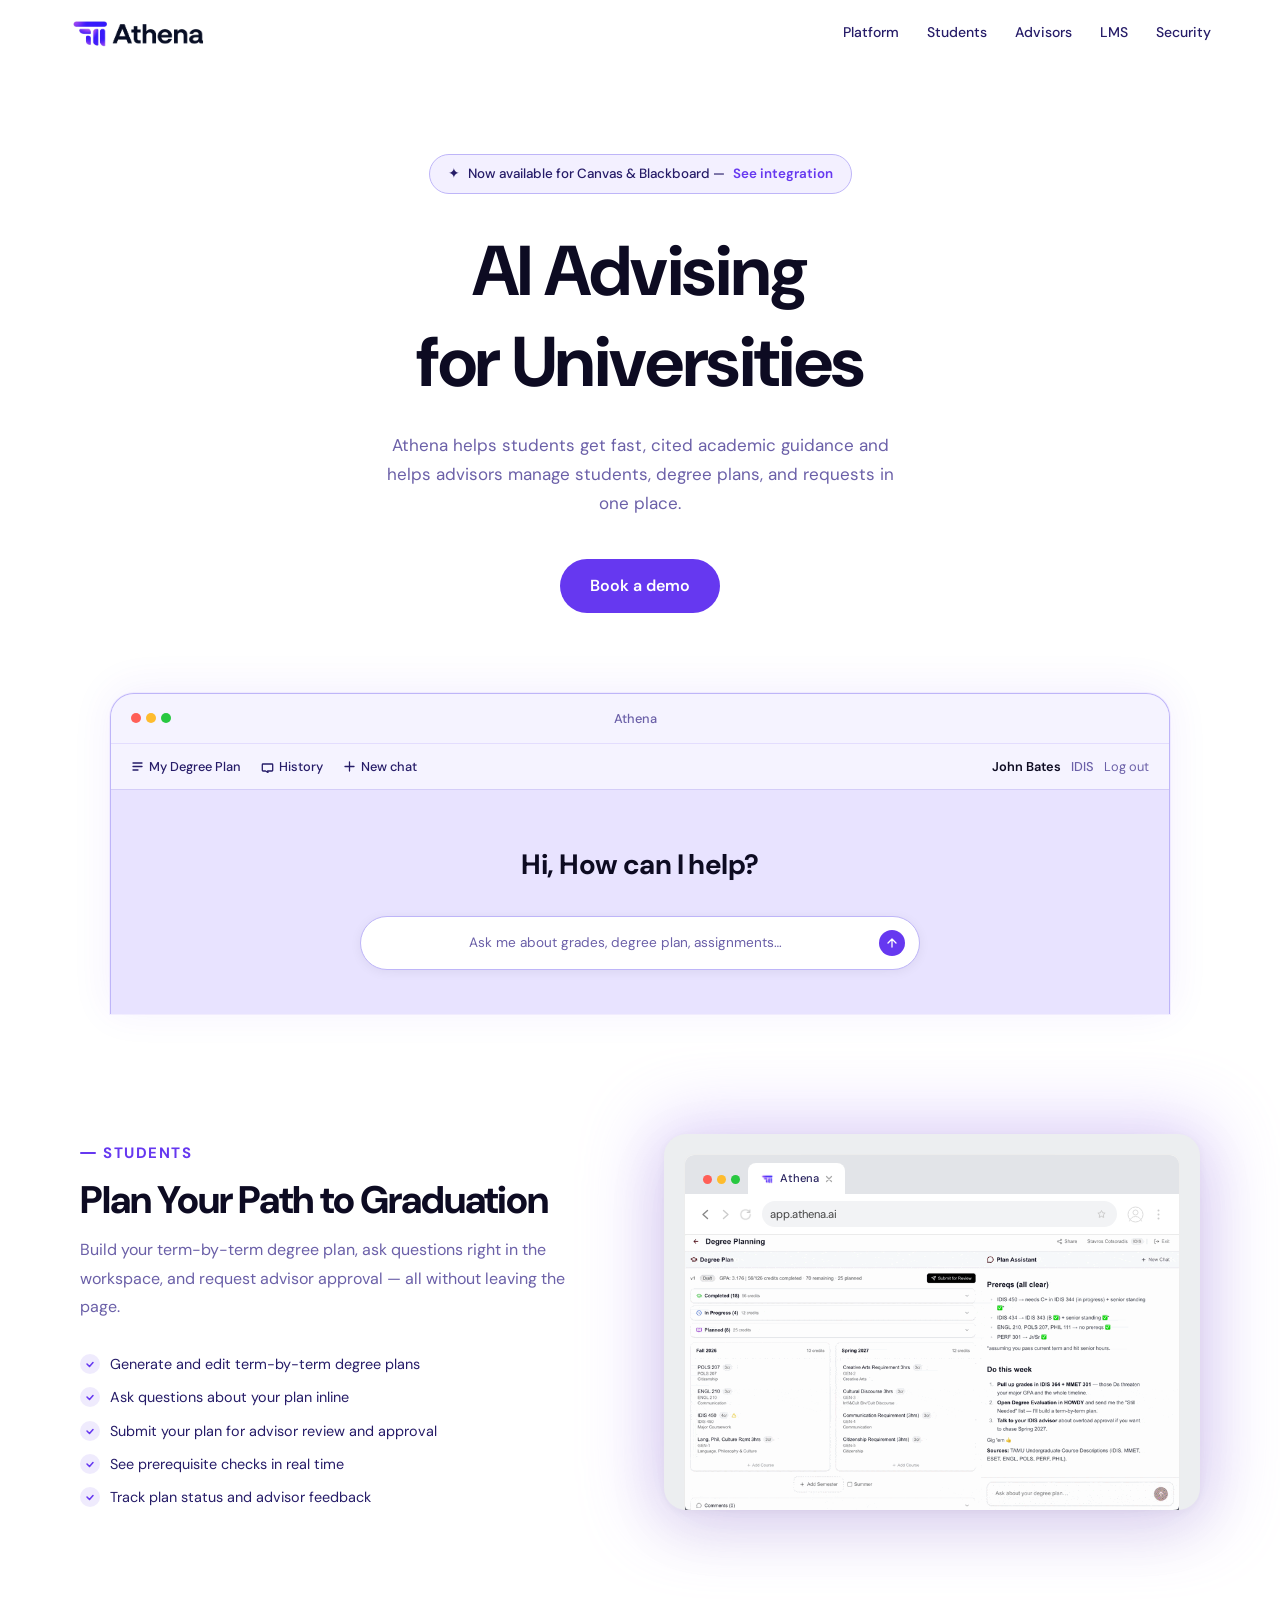
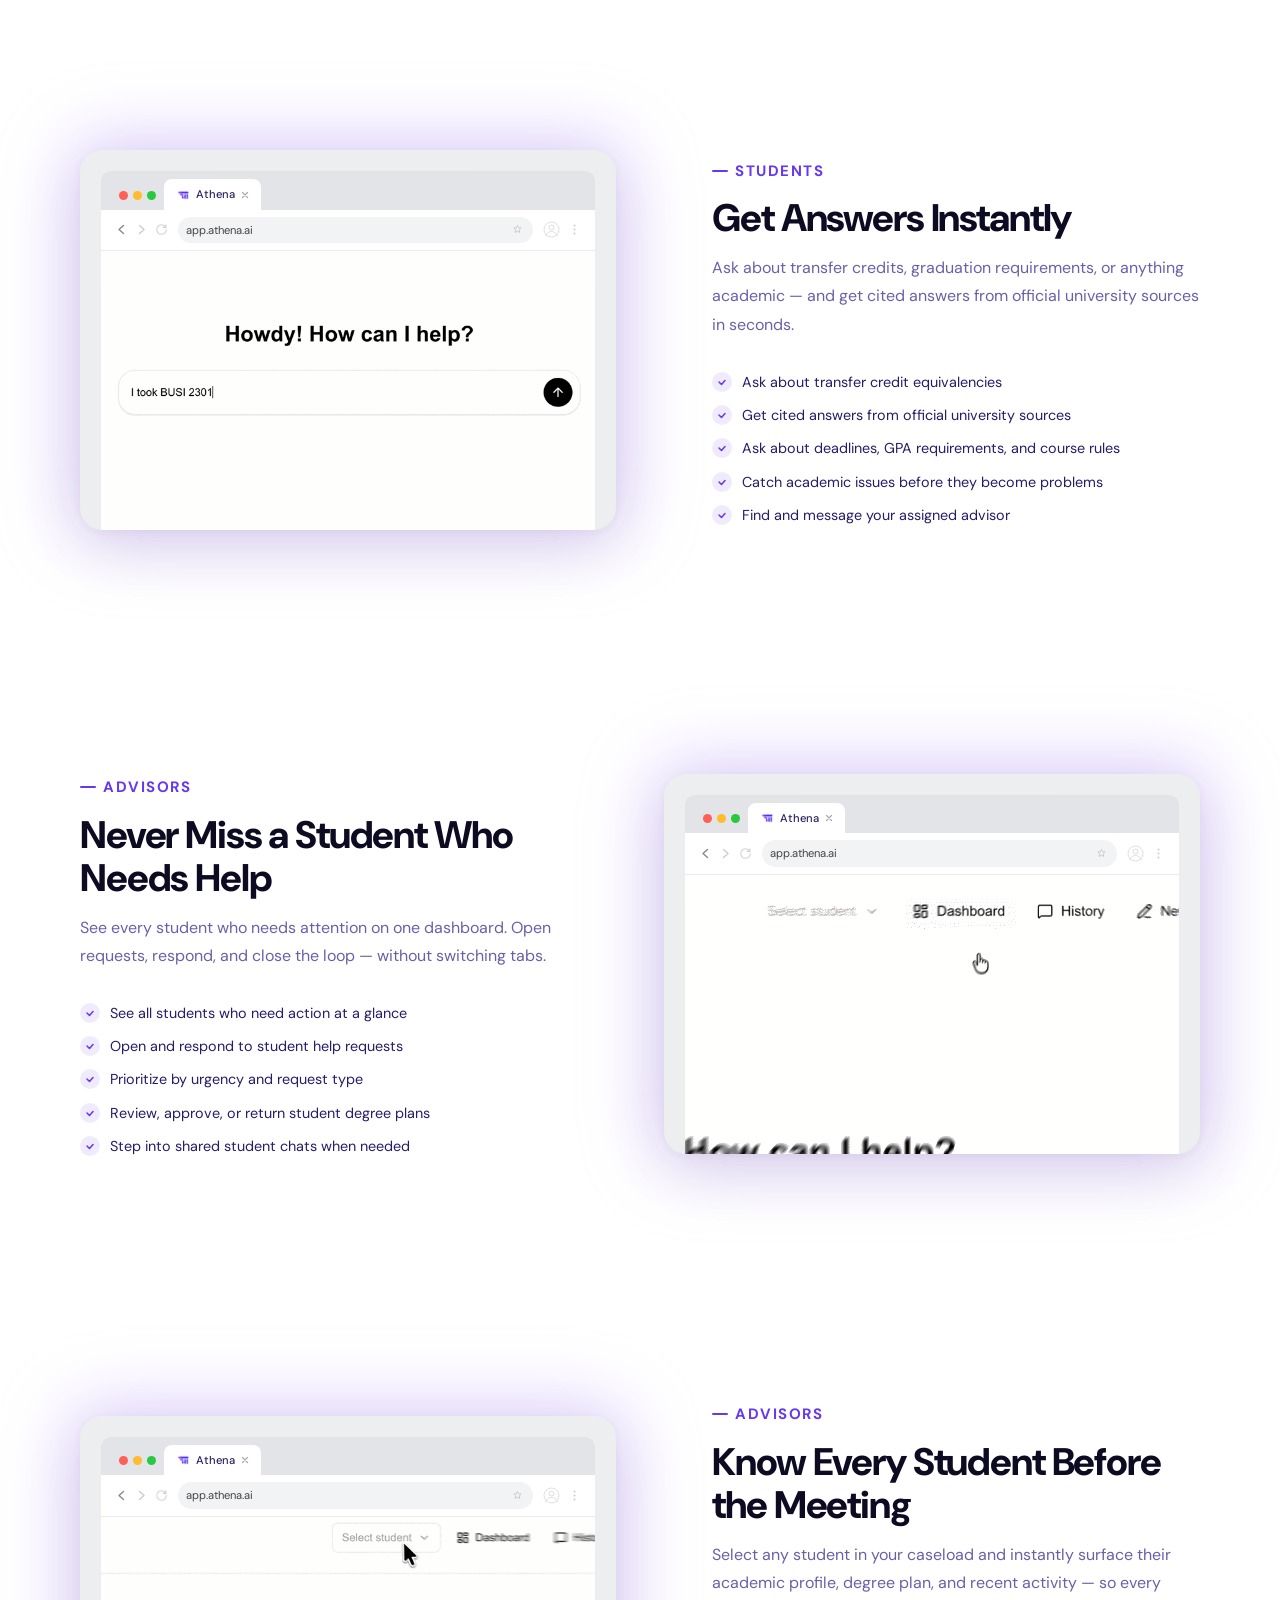
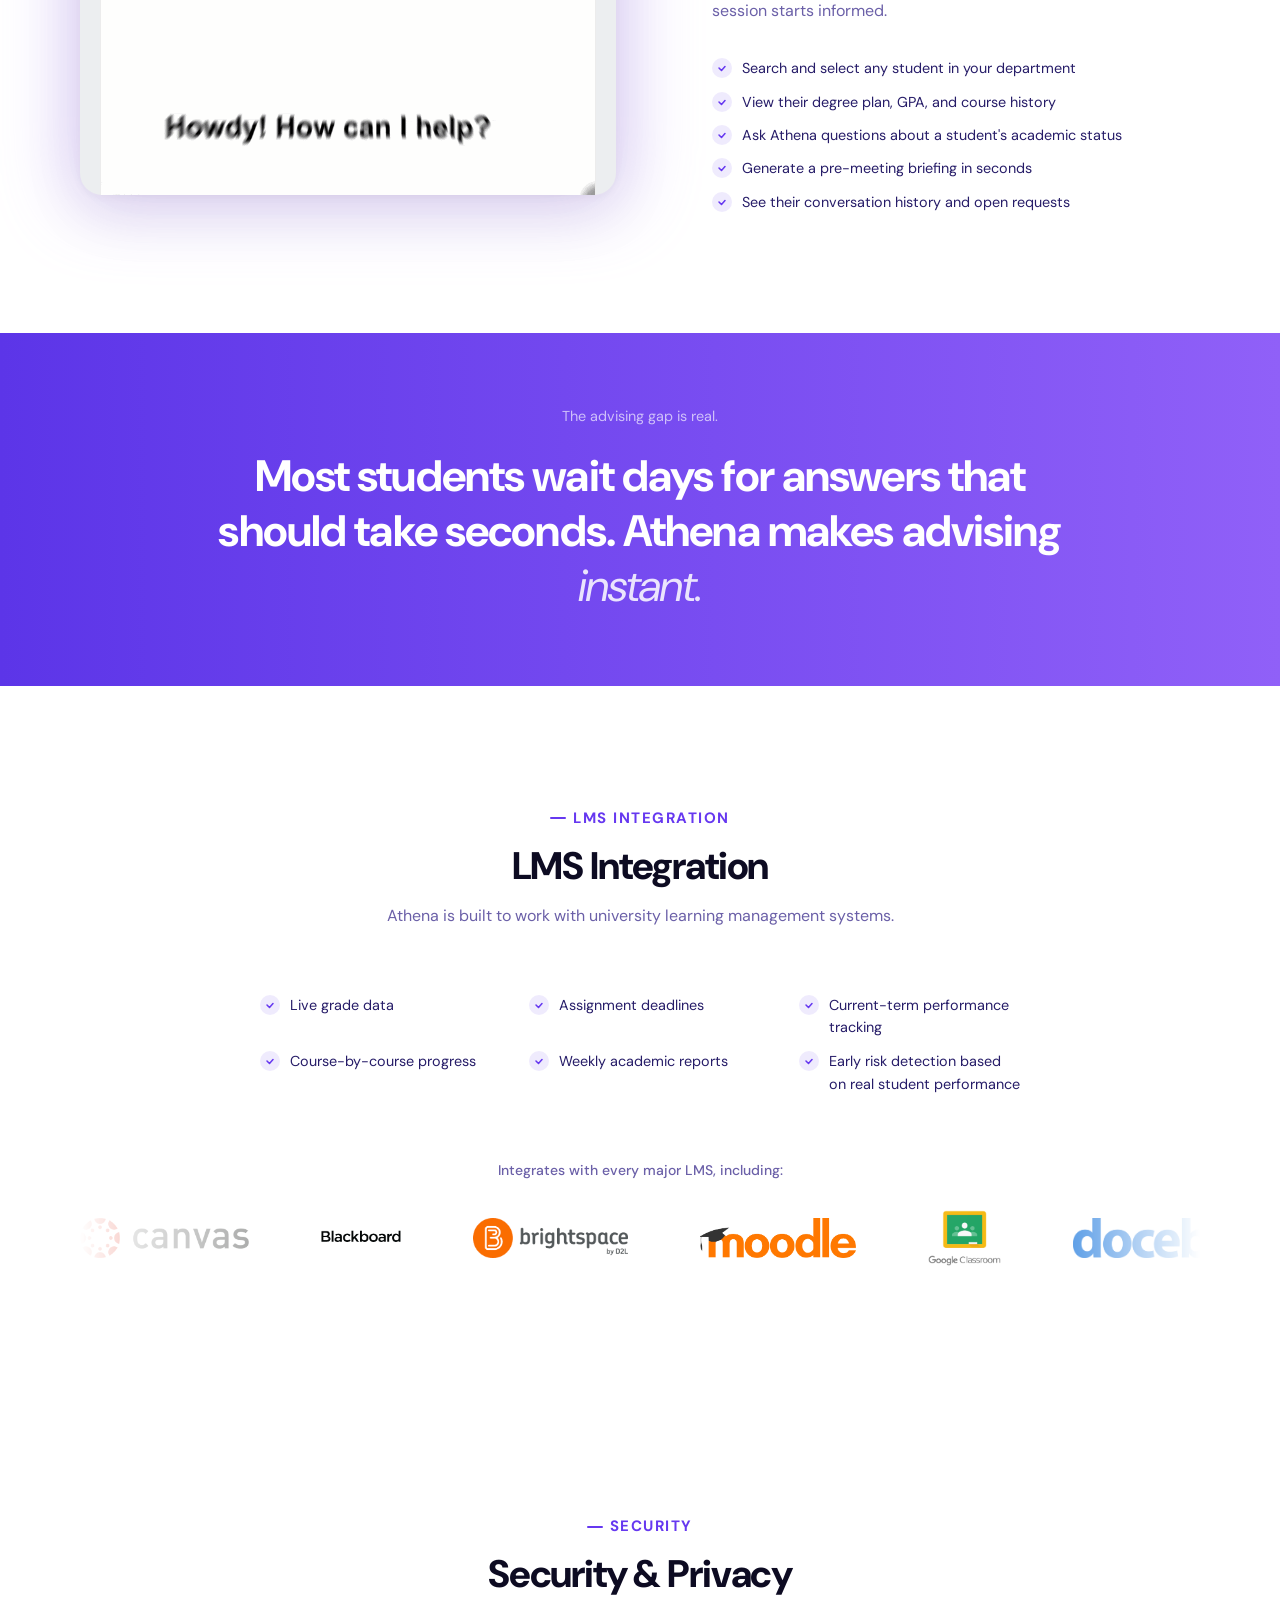
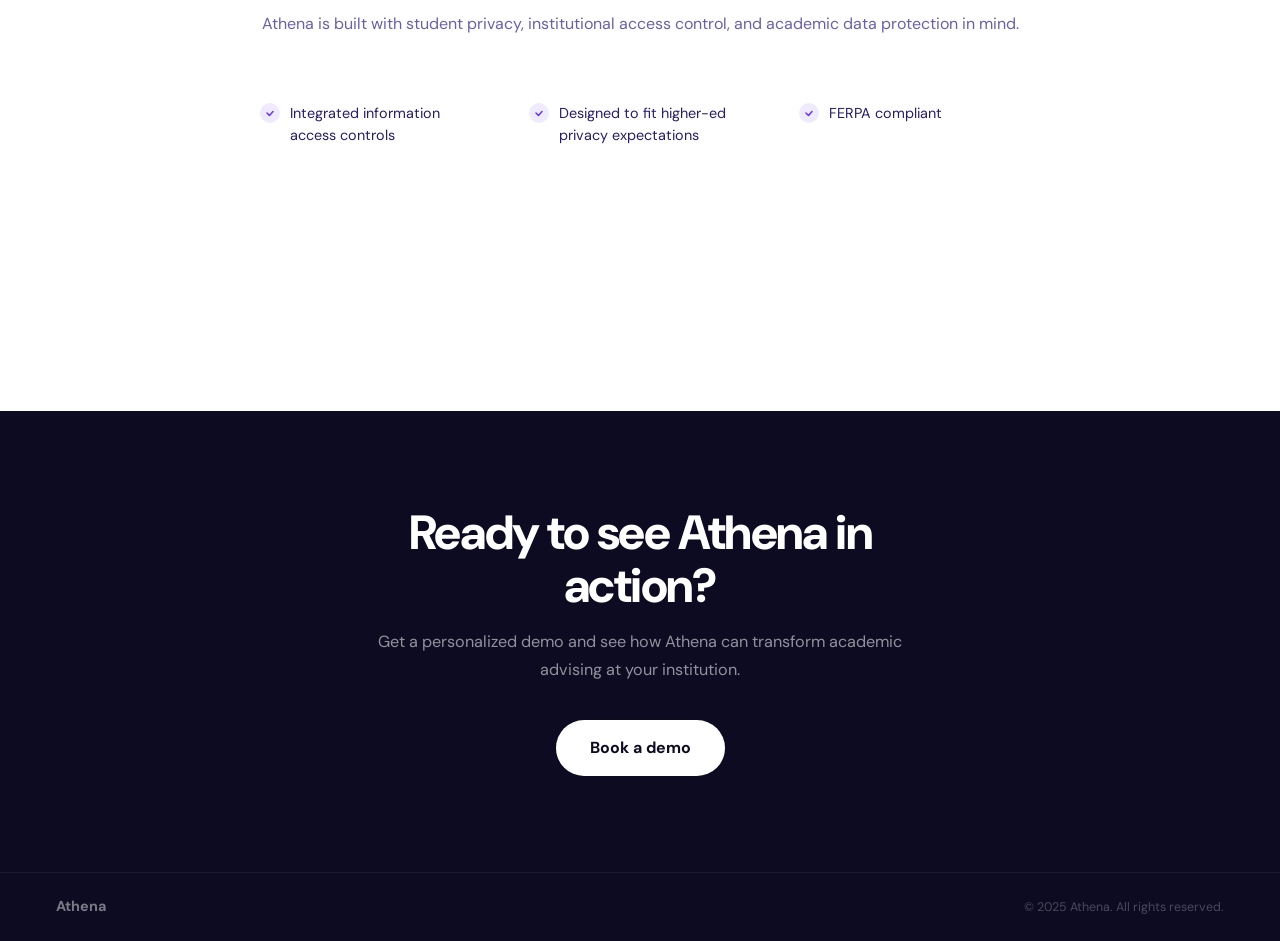
<file: index.html>
<!DOCTYPE html>
<html lang="en">
<head>
  <meta charset="UTF-8">
  <meta name="viewport" content="width=device-width, initial-scale=1.0">
  <meta name="description" content="Athena — AI academic advising platform that helps students get fast, cited guidance and helps advisors manage degree plans and requests in one place.">

  <title>Athena — AI Academic Advising for Universities</title>

  <!-- Favicon -->
  <link rel="icon" type="image/png" href="assets/images/athena_tab_logo.png">
  <link rel="apple-touch-icon" href="assets/images/athena_tab_logo.png">

  <!-- Fonts -->
  <link rel="preconnect" href="https://fonts.googleapis.com">
  <link rel="preconnect" href="https://fonts.gstatic.com" crossorigin>
  <link href="https://fonts.googleapis.com/css2?family=DM+Sans:wght@400;500;600;700&display=swap" rel="stylesheet">

  <!-- Styles -->
  <link rel="stylesheet" href="css/styles.css">
</head>
<body>

<!-- ══ NAVIGATION ══════════════════════════════════════════ -->
<nav>
  <a href="#hero" class="logo" aria-label="Athena home">
    <img src="assets/images/logo.png" alt="Athena" height="54" style="display:block;">
  </a>

  <div class="nav-links" role="navigation" aria-label="Main navigation">
    <a href="#platform">Platform</a>
    <a href="#students">Students</a>
    <a href="#advisors">Advisors</a>
    <a href="#lms">LMS</a>
    <a href="#security">Security</a>
  </div>

  <button class="nav-toggle" aria-label="Toggle navigation menu" aria-expanded="false">
    <svg width="20" height="20" viewBox="0 0 20 20" fill="none" aria-hidden="true">
      <path d="M3 5h14M3 10h14M3 15h14" stroke="currentColor" stroke-width="1.5" stroke-linecap="round"/>
    </svg>
  </button>
</nav>


<!-- ══ HERO ════════════════════════════════════════════════ -->
<div class="hero" id="hero">

  <div class="announce-pill anim d1">
    <span class="pill-icon" aria-hidden="true">✦</span>
    Now available for Canvas &amp; Blackboard —
    <a href="#lms">See integration</a>
  </div>

  <h1 class="anim d2">AI Advising<br>for Universities</h1>

  <p class="hero-sub anim d3">
    Athena helps students get fast, cited academic guidance and helps advisors
    manage students, degree plans, and requests in one place.
  </p>

  <div class="hero-btns anim d4">
    <a href="https://calendar.app.google/8B5XcbK3cYcboVpYA" class="btn-hero-primary" target="_blank" rel="noopener">Book a demo</a>
  </div>

  <!-- Product preview card -->
  <div class="hero-card-wrap anim d5" id="platform">
    <div class="hero-card-topbar">
      <div style="display:flex;gap:5px;" aria-hidden="true">
        <div class="hc-dot"></div>
        <div class="hc-dot"></div>
        <div class="hc-dot"></div>
      </div>
      <span class="hero-card-topbar-title">Athena</span>
      <div style="width:50px;"></div>
    </div>

    <div class="hc-app-nav" aria-hidden="true">
        <div class="hc-app-nav-links">
          <span>
            <svg width="13" height="13" viewBox="0 0 13 13" fill="none"><path d="M2 3h9M2 6.5h9M2 10h5" stroke="currentColor" stroke-width="1.3" stroke-linecap="round"/></svg>
            My Degree Plan
          </span>
          <span>
            <svg width="13" height="13" viewBox="0 0 13 13" fill="none"><path d="M11 4H2a.7.7 0 00-.7.7v5.6a.7.7 0 00.7.7h2.5l2.5 1.5-.5-1.5H11a.7.7 0 00.7-.7V4.7A.7.7 0 0011 4z" stroke="currentColor" stroke-width="1.3" stroke-linejoin="round"/></svg>
            History
          </span>
          <span class="hc-app-new-chat">
            <svg width="13" height="13" viewBox="0 0 13 13" fill="none"><path d="M6.5 2v9M2 6.5h9" stroke="currentColor" stroke-width="1.3" stroke-linecap="round"/></svg>
            New chat
          </span>
        </div>
        <div class="hc-app-user">
          <span class="hc-app-username">John Bates</span>
          <span class="hc-app-dept">IDIS</span>
          <span class="hc-app-logout">Log out</span>
        </div>
      </div>

      <div class="hc-centered-body" aria-hidden="true">
        <div class="hc-centered-greeting">Hi, How can I help?</div>
        <div class="hc-centered-input">
          <span class="hc-centered-placeholder">Ask me about grades, degree plan, assignments…</span>
          <div class="hc-send">
            <svg width="10" height="10" viewBox="0 0 10 10" fill="none"><path d="M5 1v8M1 5l4-4 4 4" stroke="white" stroke-width="1.3" stroke-linecap="round" stroke-linejoin="round"/></svg>
          </div>
        </div>
      </div>
  </div>

</div><!-- /hero -->


<!-- ══ STUDENTS 1: DEGREE PLANNING ═════════════════════════ -->
<section class="feat-section" id="students">
  <div class="feat-inner">

    <div class="feat-text anim">
      <div class="feat-label"><span class="feat-label-bar" aria-hidden="true"></span>Students</div>
      <h2 class="feat-h2">Plan Your Path to Graduation</h2>
      <p class="feat-desc">
        Build your term-by-term degree plan, ask questions right in the workspace,
        and request advisor approval — all without leaving the page.
      </p>
      <ul class="feat-list">
        <li>
          <span class="feat-check" aria-hidden="true"><svg width="10" height="10" viewBox="0 0 10 10" fill="none"><path d="M2 5l2.5 2.5 3.5-4" stroke="currentColor" stroke-width="1.5" stroke-linecap="round" stroke-linejoin="round"/></svg></span>
          Generate and edit term-by-term degree plans
        </li>
        <li>
          <span class="feat-check" aria-hidden="true"><svg width="10" height="10" viewBox="0 0 10 10" fill="none"><path d="M2 5l2.5 2.5 3.5-4" stroke="currentColor" stroke-width="1.5" stroke-linecap="round" stroke-linejoin="round"/></svg></span>
          Ask questions about your plan inline
        </li>
        <li>
          <span class="feat-check" aria-hidden="true"><svg width="10" height="10" viewBox="0 0 10 10" fill="none"><path d="M2 5l2.5 2.5 3.5-4" stroke="currentColor" stroke-width="1.5" stroke-linecap="round" stroke-linejoin="round"/></svg></span>
          Submit your plan for advisor review and approval
        </li>
        <li>
          <span class="feat-check" aria-hidden="true"><svg width="10" height="10" viewBox="0 0 10 10" fill="none"><path d="M2 5l2.5 2.5 3.5-4" stroke="currentColor" stroke-width="1.5" stroke-linecap="round" stroke-linejoin="round"/></svg></span>
          See prerequisite checks in real time
        </li>
        <li>
          <span class="feat-check" aria-hidden="true"><svg width="10" height="10" viewBox="0 0 10 10" fill="none"><path d="M2 5l2.5 2.5 3.5-4" stroke="currentColor" stroke-width="1.5" stroke-linecap="round" stroke-linejoin="round"/></svg></span>
          Track plan status and advisor feedback
        </li>
      </ul>
    </div>

    <div class="browser-outer anim">
      <div class="browser-window">
        <div class="browser-tabbar">
          <div class="browser-dots">
            <span style="background:#FF5F57"></span>
            <span style="background:#FEBC2E"></span>
            <span style="background:#28C840"></span>
          </div>
          <div class="browser-tab-active">
            <img src="assets/images/athena_logo.png" alt="" height="12" style="display:block;">
            <span>Athena</span>
            <svg width="8" height="8" viewBox="0 0 8 8" fill="none"><path d="M1.5 1.5l5 5M6.5 1.5l-5 5" stroke="#AAA" stroke-width="1.2" stroke-linecap="round"/></svg>
          </div>
        </div>
        <div class="browser-urlrow">
          <div class="browser-nav-btns">
            <svg width="13" height="13" viewBox="0 0 13 13" fill="none"><path d="M8.5 2.5L4 6.5l4.5 4" stroke="#888" stroke-width="1.4" stroke-linecap="round" stroke-linejoin="round"/></svg>
            <svg width="13" height="13" viewBox="0 0 13 13" fill="none"><path d="M4.5 2.5L9 6.5l-4.5 4" stroke="#CCC" stroke-width="1.4" stroke-linecap="round" stroke-linejoin="round"/></svg>
            <img src="assets/images/reload.png" alt="" height="13" style="display:block;">
          </div>
          <div class="browser-urlbar">
            <span class="browser-url-text">app.athena.ai</span>
            <svg width="11" height="11" viewBox="0 0 11 11" fill="none"><path d="M5.5 1.5l1.1 2.3 2.5.35-1.8 1.75.43 2.55L5.5 7.3 3.27 8.45 3.7 5.9 1.9 4.15l2.5-.35z" stroke="#CCC" stroke-width="1" stroke-linejoin="round"/></svg>
          </div>
          <div class="browser-right-icons">
            <svg width="17" height="17" viewBox="0 0 17 17" fill="none"><circle cx="8.5" cy="8.5" r="7.5" stroke="#DDD"/><circle cx="8.5" cy="6.5" r="2.5" stroke="#DDD"/><path d="M2.5 15c1-3 3.2-4.5 6-4.5s5 1.5 6 4.5" stroke="#DDD" stroke-linecap="round"/></svg>
            <svg width="13" height="13" viewBox="0 0 13 13" fill="none"><circle cx="6.5" cy="2.5" r="1" fill="#CCC"/><circle cx="6.5" cy="6.5" r="1" fill="#CCC"/><circle cx="6.5" cy="10.5" r="1" fill="#CCC"/></svg>
          </div>
        </div>
        <img src="assets/gifs/submit_for_review.gif" alt="Degree planning workspace" style="width:100%;display:block;">
      </div>
    </div>

  </div>
</section>


<!-- ══ STUDENTS 2: TRANSFER CREDIT CHAT ════════════════════ -->
<section class="feat-section">
  <div class="feat-inner reverse">

    <div class="feat-text anim">
      <div class="feat-label"><span class="feat-label-bar" aria-hidden="true"></span>Students</div>
      <h2 class="feat-h2">Get Answers Instantly</h2>
      <p class="feat-desc">
        Ask about transfer credits, graduation requirements, or anything academic —
        and get cited answers from official university sources in seconds.
      </p>
      <ul class="feat-list">
        <li>
          <span class="feat-check" aria-hidden="true"><svg width="10" height="10" viewBox="0 0 10 10" fill="none"><path d="M2 5l2.5 2.5 3.5-4" stroke="currentColor" stroke-width="1.5" stroke-linecap="round" stroke-linejoin="round"/></svg></span>
          Ask about transfer credit equivalencies
        </li>
        <li>
          <span class="feat-check" aria-hidden="true"><svg width="10" height="10" viewBox="0 0 10 10" fill="none"><path d="M2 5l2.5 2.5 3.5-4" stroke="currentColor" stroke-width="1.5" stroke-linecap="round" stroke-linejoin="round"/></svg></span>
          Get cited answers from official university sources
        </li>
        <li>
          <span class="feat-check" aria-hidden="true"><svg width="10" height="10" viewBox="0 0 10 10" fill="none"><path d="M2 5l2.5 2.5 3.5-4" stroke="currentColor" stroke-width="1.5" stroke-linecap="round" stroke-linejoin="round"/></svg></span>
          Ask about deadlines, GPA requirements, and course rules
        </li>
        <li>
          <span class="feat-check" aria-hidden="true"><svg width="10" height="10" viewBox="0 0 10 10" fill="none"><path d="M2 5l2.5 2.5 3.5-4" stroke="currentColor" stroke-width="1.5" stroke-linecap="round" stroke-linejoin="round"/></svg></span>
          Catch academic issues before they become problems
        </li>
        <li>
          <span class="feat-check" aria-hidden="true"><svg width="10" height="10" viewBox="0 0 10 10" fill="none"><path d="M2 5l2.5 2.5 3.5-4" stroke="currentColor" stroke-width="1.5" stroke-linecap="round" stroke-linejoin="round"/></svg></span>
          Find and message your assigned advisor
        </li>
      </ul>
    </div>

    <div class="browser-outer anim" id="gif-student-chat">
      <div class="browser-window">
        <div class="browser-tabbar">
          <div class="browser-dots">
            <span style="background:#FF5F57"></span>
            <span style="background:#FEBC2E"></span>
            <span style="background:#28C840"></span>
          </div>
          <div class="browser-tab-active">
            <img src="assets/images/athena_logo.png" alt="" height="12" style="display:block;">
            <span>Athena</span>
            <svg width="8" height="8" viewBox="0 0 8 8" fill="none"><path d="M1.5 1.5l5 5M6.5 1.5l-5 5" stroke="#AAA" stroke-width="1.2" stroke-linecap="round"/></svg>
          </div>
        </div>
        <div class="browser-urlrow">
          <div class="browser-nav-btns">
            <svg width="13" height="13" viewBox="0 0 13 13" fill="none"><path d="M8.5 2.5L4 6.5l4.5 4" stroke="#888" stroke-width="1.4" stroke-linecap="round" stroke-linejoin="round"/></svg>
            <svg width="13" height="13" viewBox="0 0 13 13" fill="none"><path d="M4.5 2.5L9 6.5l-4.5 4" stroke="#CCC" stroke-width="1.4" stroke-linecap="round" stroke-linejoin="round"/></svg>
            <img src="assets/images/reload.png" alt="" height="13" style="display:block;">
          </div>
          <div class="browser-urlbar">
            <span class="browser-url-text">app.athena.ai</span>
            <svg width="11" height="11" viewBox="0 0 11 11" fill="none"><path d="M5.5 1.5l1.1 2.3 2.5.35-1.8 1.75.43 2.55L5.5 7.3 3.27 8.45 3.7 5.9 1.9 4.15l2.5-.35z" stroke="#CCC" stroke-width="1" stroke-linejoin="round"/></svg>
          </div>
          <div class="browser-right-icons">
            <svg width="17" height="17" viewBox="0 0 17 17" fill="none"><circle cx="8.5" cy="8.5" r="7.5" stroke="#DDD"/><circle cx="8.5" cy="6.5" r="2.5" stroke="#DDD"/><path d="M2.5 15c1-3 3.2-4.5 6-4.5s5 1.5 6 4.5" stroke="#DDD" stroke-linecap="round"/></svg>
            <svg width="13" height="13" viewBox="0 0 13 13" fill="none"><circle cx="6.5" cy="2.5" r="1" fill="#CCC"/><circle cx="6.5" cy="6.5" r="1" fill="#CCC"/><circle cx="6.5" cy="10.5" r="1" fill="#CCC"/></svg>
          </div>
        </div>
        <img src="assets/gifs/student_question.gif" alt="Student asking a question about transfer credits" style="width:100%;display:block;">
      </div>
    </div>

  </div>
</section>


<!-- ══ ADVISORS 1: DASHBOARD & REQUESTS ════════════════════ -->
<section class="feat-section" id="advisors">
  <div class="feat-inner">

    <div class="feat-text anim">
      <div class="feat-label"><span class="feat-label-bar" aria-hidden="true"></span>Advisors</div>
      <h2 class="feat-h2">Never Miss a Student Who Needs Help</h2>
      <p class="feat-desc">
        See every student who needs attention on one dashboard. Open requests,
        respond, and close the loop — without switching tabs.
      </p>
      <ul class="feat-list">
        <li>
          <span class="feat-check" aria-hidden="true"><svg width="10" height="10" viewBox="0 0 10 10" fill="none"><path d="M2 5l2.5 2.5 3.5-4" stroke="currentColor" stroke-width="1.5" stroke-linecap="round" stroke-linejoin="round"/></svg></span>
          See all students who need action at a glance
        </li>
        <li>
          <span class="feat-check" aria-hidden="true"><svg width="10" height="10" viewBox="0 0 10 10" fill="none"><path d="M2 5l2.5 2.5 3.5-4" stroke="currentColor" stroke-width="1.5" stroke-linecap="round" stroke-linejoin="round"/></svg></span>
          Open and respond to student help requests
        </li>
        <li>
          <span class="feat-check" aria-hidden="true"><svg width="10" height="10" viewBox="0 0 10 10" fill="none"><path d="M2 5l2.5 2.5 3.5-4" stroke="currentColor" stroke-width="1.5" stroke-linecap="round" stroke-linejoin="round"/></svg></span>
          Prioritize by urgency and request type
        </li>
        <li>
          <span class="feat-check" aria-hidden="true"><svg width="10" height="10" viewBox="0 0 10 10" fill="none"><path d="M2 5l2.5 2.5 3.5-4" stroke="currentColor" stroke-width="1.5" stroke-linecap="round" stroke-linejoin="round"/></svg></span>
          Review, approve, or return student degree plans
        </li>
        <li>
          <span class="feat-check" aria-hidden="true"><svg width="10" height="10" viewBox="0 0 10 10" fill="none"><path d="M2 5l2.5 2.5 3.5-4" stroke="currentColor" stroke-width="1.5" stroke-linecap="round" stroke-linejoin="round"/></svg></span>
          Step into shared student chats when needed
        </li>
      </ul>
    </div>

    <div class="browser-outer anim" id="gif-advisor-dashboard">
      <div class="browser-window">
        <div class="browser-tabbar">
          <div class="browser-dots">
            <span style="background:#FF5F57"></span>
            <span style="background:#FEBC2E"></span>
            <span style="background:#28C840"></span>
          </div>
          <div class="browser-tab-active">
            <img src="assets/images/athena_logo.png" alt="" height="12" style="display:block;">
            <span>Athena</span>
            <svg width="8" height="8" viewBox="0 0 8 8" fill="none"><path d="M1.5 1.5l5 5M6.5 1.5l-5 5" stroke="#AAA" stroke-width="1.2" stroke-linecap="round"/></svg>
          </div>
        </div>
        <div class="browser-urlrow">
          <div class="browser-nav-btns">
            <svg width="13" height="13" viewBox="0 0 13 13" fill="none"><path d="M8.5 2.5L4 6.5l4.5 4" stroke="#888" stroke-width="1.4" stroke-linecap="round" stroke-linejoin="round"/></svg>
            <svg width="13" height="13" viewBox="0 0 13 13" fill="none"><path d="M4.5 2.5L9 6.5l-4.5 4" stroke="#CCC" stroke-width="1.4" stroke-linecap="round" stroke-linejoin="round"/></svg>
            <img src="assets/images/reload.png" alt="" height="13" style="display:block;">
          </div>
          <div class="browser-urlbar">
            <span class="browser-url-text">app.athena.ai</span>
            <svg width="11" height="11" viewBox="0 0 11 11" fill="none"><path d="M5.5 1.5l1.1 2.3 2.5.35-1.8 1.75.43 2.55L5.5 7.3 3.27 8.45 3.7 5.9 1.9 4.15l2.5-.35z" stroke="#CCC" stroke-width="1" stroke-linejoin="round"/></svg>
          </div>
          <div class="browser-right-icons">
            <svg width="17" height="17" viewBox="0 0 17 17" fill="none"><circle cx="8.5" cy="8.5" r="7.5" stroke="#DDD"/><circle cx="8.5" cy="6.5" r="2.5" stroke="#DDD"/><path d="M2.5 15c1-3 3.2-4.5 6-4.5s5 1.5 6 4.5" stroke="#DDD" stroke-linecap="round"/></svg>
            <svg width="13" height="13" viewBox="0 0 13 13" fill="none"><circle cx="6.5" cy="2.5" r="1" fill="#CCC"/><circle cx="6.5" cy="6.5" r="1" fill="#CCC"/><circle cx="6.5" cy="10.5" r="1" fill="#CCC"/></svg>
          </div>
        </div>
        <img src="assets/gifs/advisor_dash2.gif" alt="Advisor dashboard" style="width:100%;display:block;filter:brightness(1.037);">
      </div>
    </div>

  </div>
</section>


<!-- ══ ADVISORS 2: STUDENT PROFILE ═════════════════════════ -->
<section class="feat-section">
  <div class="feat-inner reverse">

    <div class="feat-text anim">
      <div class="feat-label"><span class="feat-label-bar" aria-hidden="true"></span>Advisors</div>
      <h2 class="feat-h2">Know Every Student Before the Meeting</h2>
      <p class="feat-desc">
        Select any student in your caseload and instantly surface their academic
        profile, degree plan, and recent activity — so every session starts informed.
      </p>
      <ul class="feat-list">
        <li>
          <span class="feat-check" aria-hidden="true"><svg width="10" height="10" viewBox="0 0 10 10" fill="none"><path d="M2 5l2.5 2.5 3.5-4" stroke="currentColor" stroke-width="1.5" stroke-linecap="round" stroke-linejoin="round"/></svg></span>
          Search and select any student in your department
        </li>
        <li>
          <span class="feat-check" aria-hidden="true"><svg width="10" height="10" viewBox="0 0 10 10" fill="none"><path d="M2 5l2.5 2.5 3.5-4" stroke="currentColor" stroke-width="1.5" stroke-linecap="round" stroke-linejoin="round"/></svg></span>
          View their degree plan, GPA, and course history
        </li>
        <li>
          <span class="feat-check" aria-hidden="true"><svg width="10" height="10" viewBox="0 0 10 10" fill="none"><path d="M2 5l2.5 2.5 3.5-4" stroke="currentColor" stroke-width="1.5" stroke-linecap="round" stroke-linejoin="round"/></svg></span>
          Ask Athena questions about a student's academic status
        </li>
        <li>
          <span class="feat-check" aria-hidden="true"><svg width="10" height="10" viewBox="0 0 10 10" fill="none"><path d="M2 5l2.5 2.5 3.5-4" stroke="currentColor" stroke-width="1.5" stroke-linecap="round" stroke-linejoin="round"/></svg></span>
          Generate a pre-meeting briefing in seconds
        </li>
        <li>
          <span class="feat-check" aria-hidden="true"><svg width="10" height="10" viewBox="0 0 10 10" fill="none"><path d="M2 5l2.5 2.5 3.5-4" stroke="currentColor" stroke-width="1.5" stroke-linecap="round" stroke-linejoin="round"/></svg></span>
          See their conversation history and open requests
        </li>
      </ul>
    </div>

    <div class="browser-outer anim" id="gif-advisor-student">
      <div class="browser-window">
        <div class="browser-tabbar">
          <div class="browser-dots">
            <span style="background:#FF5F57"></span>
            <span style="background:#FEBC2E"></span>
            <span style="background:#28C840"></span>
          </div>
          <div class="browser-tab-active">
            <img src="assets/images/athena_logo.png" alt="" height="12" style="display:block;">
            <span>Athena</span>
            <svg width="8" height="8" viewBox="0 0 8 8" fill="none"><path d="M1.5 1.5l5 5M6.5 1.5l-5 5" stroke="#AAA" stroke-width="1.2" stroke-linecap="round"/></svg>
          </div>
        </div>
        <div class="browser-urlrow">
          <div class="browser-nav-btns">
            <svg width="13" height="13" viewBox="0 0 13 13" fill="none"><path d="M8.5 2.5L4 6.5l4.5 4" stroke="#888" stroke-width="1.4" stroke-linecap="round" stroke-linejoin="round"/></svg>
            <svg width="13" height="13" viewBox="0 0 13 13" fill="none"><path d="M4.5 2.5L9 6.5l-4.5 4" stroke="#CCC" stroke-width="1.4" stroke-linecap="round" stroke-linejoin="round"/></svg>
            <img src="assets/images/reload.png" alt="" height="13" style="display:block;">
          </div>
          <div class="browser-urlbar">
            <span class="browser-url-text">app.athena.ai</span>
            <svg width="11" height="11" viewBox="0 0 11 11" fill="none"><path d="M5.5 1.5l1.1 2.3 2.5.35-1.8 1.75.43 2.55L5.5 7.3 3.27 8.45 3.7 5.9 1.9 4.15l2.5-.35z" stroke="#CCC" stroke-width="1" stroke-linejoin="round"/></svg>
          </div>
          <div class="browser-right-icons">
            <svg width="17" height="17" viewBox="0 0 17 17" fill="none"><circle cx="8.5" cy="8.5" r="7.5" stroke="#DDD"/><circle cx="8.5" cy="6.5" r="2.5" stroke="#DDD"/><path d="M2.5 15c1-3 3.2-4.5 6-4.5s5 1.5 6 4.5" stroke="#DDD" stroke-linecap="round"/></svg>
            <svg width="13" height="13" viewBox="0 0 13 13" fill="none"><circle cx="6.5" cy="2.5" r="1" fill="#CCC"/><circle cx="6.5" cy="6.5" r="1" fill="#CCC"/><circle cx="6.5" cy="10.5" r="1" fill="#CCC"/></svg>
          </div>
        </div>
        <img src="assets/gifs/advisor_question.gif" alt="Advisor asking a question about a student" style="width:100%;display:block;">
      </div>
    </div>

  </div>
</section>


<!-- ══ STATEMENT BAR ═════════════════════════════════════ -->
<div class="statement-bar">
  <div class="statement-bar-inner anim">
    <p class="statement-bar-eyebrow">The advising gap is real.</p>
    <p class="statement-bar-quote">Most students wait days for answers that should take seconds. Athena makes advising <em>instant.</em></p>
  </div>
</div>


<!-- ══ LMS ═════════════════════════════════════════════════ -->
<section class="feat-section" id="lms">
  <div class="feat-stacked">

    <div class="feat-stacked-header anim">
      <div class="feat-label" style="justify-content:center;"><span class="feat-label-bar" aria-hidden="true"></span>LMS Integration</div>
      <h2 class="feat-h2" style="text-align:center;">LMS Integration</h2>
      <p class="feat-desc" style="text-align:center;margin-left:auto;margin-right:auto;">
        Athena is built to work with university learning management systems.
      </p>
      <ul class="feat-list feat-list-grid">
        <li>
          <span class="feat-check" aria-hidden="true"><svg width="10" height="10" viewBox="0 0 10 10" fill="none"><path d="M2 5l2.5 2.5 3.5-4" stroke="currentColor" stroke-width="1.5" stroke-linecap="round" stroke-linejoin="round"/></svg></span>
          Live grade data
        </li>
        <li>
          <span class="feat-check" aria-hidden="true"><svg width="10" height="10" viewBox="0 0 10 10" fill="none"><path d="M2 5l2.5 2.5 3.5-4" stroke="currentColor" stroke-width="1.5" stroke-linecap="round" stroke-linejoin="round"/></svg></span>
          Assignment deadlines
        </li>
        <li>
          <span class="feat-check" aria-hidden="true"><svg width="10" height="10" viewBox="0 0 10 10" fill="none"><path d="M2 5l2.5 2.5 3.5-4" stroke="currentColor" stroke-width="1.5" stroke-linecap="round" stroke-linejoin="round"/></svg></span>
          Current-term performance tracking
        </li>
        <li>
          <span class="feat-check" aria-hidden="true"><svg width="10" height="10" viewBox="0 0 10 10" fill="none"><path d="M2 5l2.5 2.5 3.5-4" stroke="currentColor" stroke-width="1.5" stroke-linecap="round" stroke-linejoin="round"/></svg></span>
          Course-by-course progress
        </li>
        <li>
          <span class="feat-check" aria-hidden="true"><svg width="10" height="10" viewBox="0 0 10 10" fill="none"><path d="M2 5l2.5 2.5 3.5-4" stroke="currentColor" stroke-width="1.5" stroke-linecap="round" stroke-linejoin="round"/></svg></span>
          Weekly academic reports
        </li>
        <li>
          <span class="feat-check" aria-hidden="true"><svg width="10" height="10" viewBox="0 0 10 10" fill="none"><path d="M2 5l2.5 2.5 3.5-4" stroke="currentColor" stroke-width="1.5" stroke-linecap="round" stroke-linejoin="round"/></svg></span>
          Early risk detection based on real student performance
        </li>
      </ul>
    </div>

    <div class="lms-marquee anim">
      <p class="lms-marquee-label">Integrates with every major LMS, including:</p>
      <div class="lms-marquee-track">
        <div class="lms-marquee-inner">
          <img src="assets/LMS%20slideshow/canvas.png"        alt="Canvas"           class="lms-logo">
          <img src="assets/LMS%20slideshow/blackboard.png"    alt="Blackboard"       class="lms-logo">
          <img src="assets/LMS%20slideshow/brightspace.png"   alt="Brightspace"      class="lms-logo">
          <img src="assets/LMS%20slideshow/moodle.png"        alt="Moodle"           class="lms-logo">
          <img src="assets/LMS%20slideshow/googleclassroom.png" alt="Google Classroom" class="lms-logo" style="height:56px;">
          <img src="assets/LMS%20slideshow/docebo.webp"       alt="Docebo"           class="lms-logo">
          <img src="assets/LMS%20slideshow/skilljar.webp"     alt="Skilljar"         class="lms-logo">
          <!-- duplicate set for seamless loop -->
          <img src="assets/LMS%20slideshow/canvas.png"        alt="" aria-hidden="true" class="lms-logo">
          <img src="assets/LMS%20slideshow/blackboard.png"    alt="" aria-hidden="true" class="lms-logo">
          <img src="assets/LMS%20slideshow/brightspace.png"   alt="" aria-hidden="true" class="lms-logo">
          <img src="assets/LMS%20slideshow/moodle.png"        alt="" aria-hidden="true" class="lms-logo">
          <img src="assets/LMS%20slideshow/googleclassroom.png" alt="" aria-hidden="true" class="lms-logo">
          <img src="assets/LMS%20slideshow/docebo.webp"       alt="" aria-hidden="true" class="lms-logo">
          <img src="assets/LMS%20slideshow/skilljar.webp"     alt="" aria-hidden="true" class="lms-logo">
        </div>
      </div>
    </div>


  </div>
</section>


<!-- ══ SECURITY ════════════════════════════════════════════ -->
<section class="feat-section" id="security" style="padding-bottom: 264px;">
  <div class="feat-stacked">

    <div class="feat-stacked-header anim">
      <div class="feat-label" style="justify-content:center;"><span class="feat-label-bar" aria-hidden="true"></span>Security</div>
      <h2 class="feat-h2" style="text-align:center;">Security &amp; Privacy</h2>
      <p class="feat-desc" style="text-align:center;margin-left:auto;margin-right:auto;">
        Athena is built with student privacy, institutional access control,
        and academic data protection in mind.
      </p>
      <ul class="feat-list feat-list-grid">
        <li>
          <span class="feat-check" aria-hidden="true"><svg width="10" height="10" viewBox="0 0 10 10" fill="none"><path d="M2 5l2.5 2.5 3.5-4" stroke="currentColor" stroke-width="1.5" stroke-linecap="round" stroke-linejoin="round"/></svg></span>
          Integrated information access controls
        </li>

        <li>
          <span class="feat-check" aria-hidden="true"><svg width="10" height="10" viewBox="0 0 10 10" fill="none"><path d="M2 5l2.5 2.5 3.5-4" stroke="currentColor" stroke-width="1.5" stroke-linecap="round" stroke-linejoin="round"/></svg></span>
          Designed to fit higher-ed privacy expectations
        </li>
        <li>
          <span class="feat-check" aria-hidden="true"><svg width="10" height="10" viewBox="0 0 10 10" fill="none"><path d="M2 5l2.5 2.5 3.5-4" stroke="currentColor" stroke-width="1.5" stroke-linecap="round" stroke-linejoin="round"/></svg></span>
          FERPA compliant
        </li>
      </ul>
    </div>

  </div>
</section>


<!-- ══ FOOTER CTA ══════════════════════════════════════════ -->
<div class="footer-cta" id="demo">
  <div class="footer-cta-inner anim">
    <h2>Ready to see Athena in action?</h2>
    <p>
      Get a personalized demo and see how Athena can transform
      academic advising at your institution.
    </p>
    <a href="https://calendar.app.google/8B5XcbK3cYcboVpYA" class="btn-cta-white" target="_blank" rel="noopener">Book a demo</a>
  </div>
</div>


<!-- ══ FOOTER ══════════════════════════════════════════════ -->
<footer>
  <span class="footer-logo">Athena</span>
  <span class="footer-copy">© 2025 Athena. All rights reserved.</span>
</footer>


<!-- Scripts -->
<script src="js/main.js"></script>
</body>
</html>
</file>
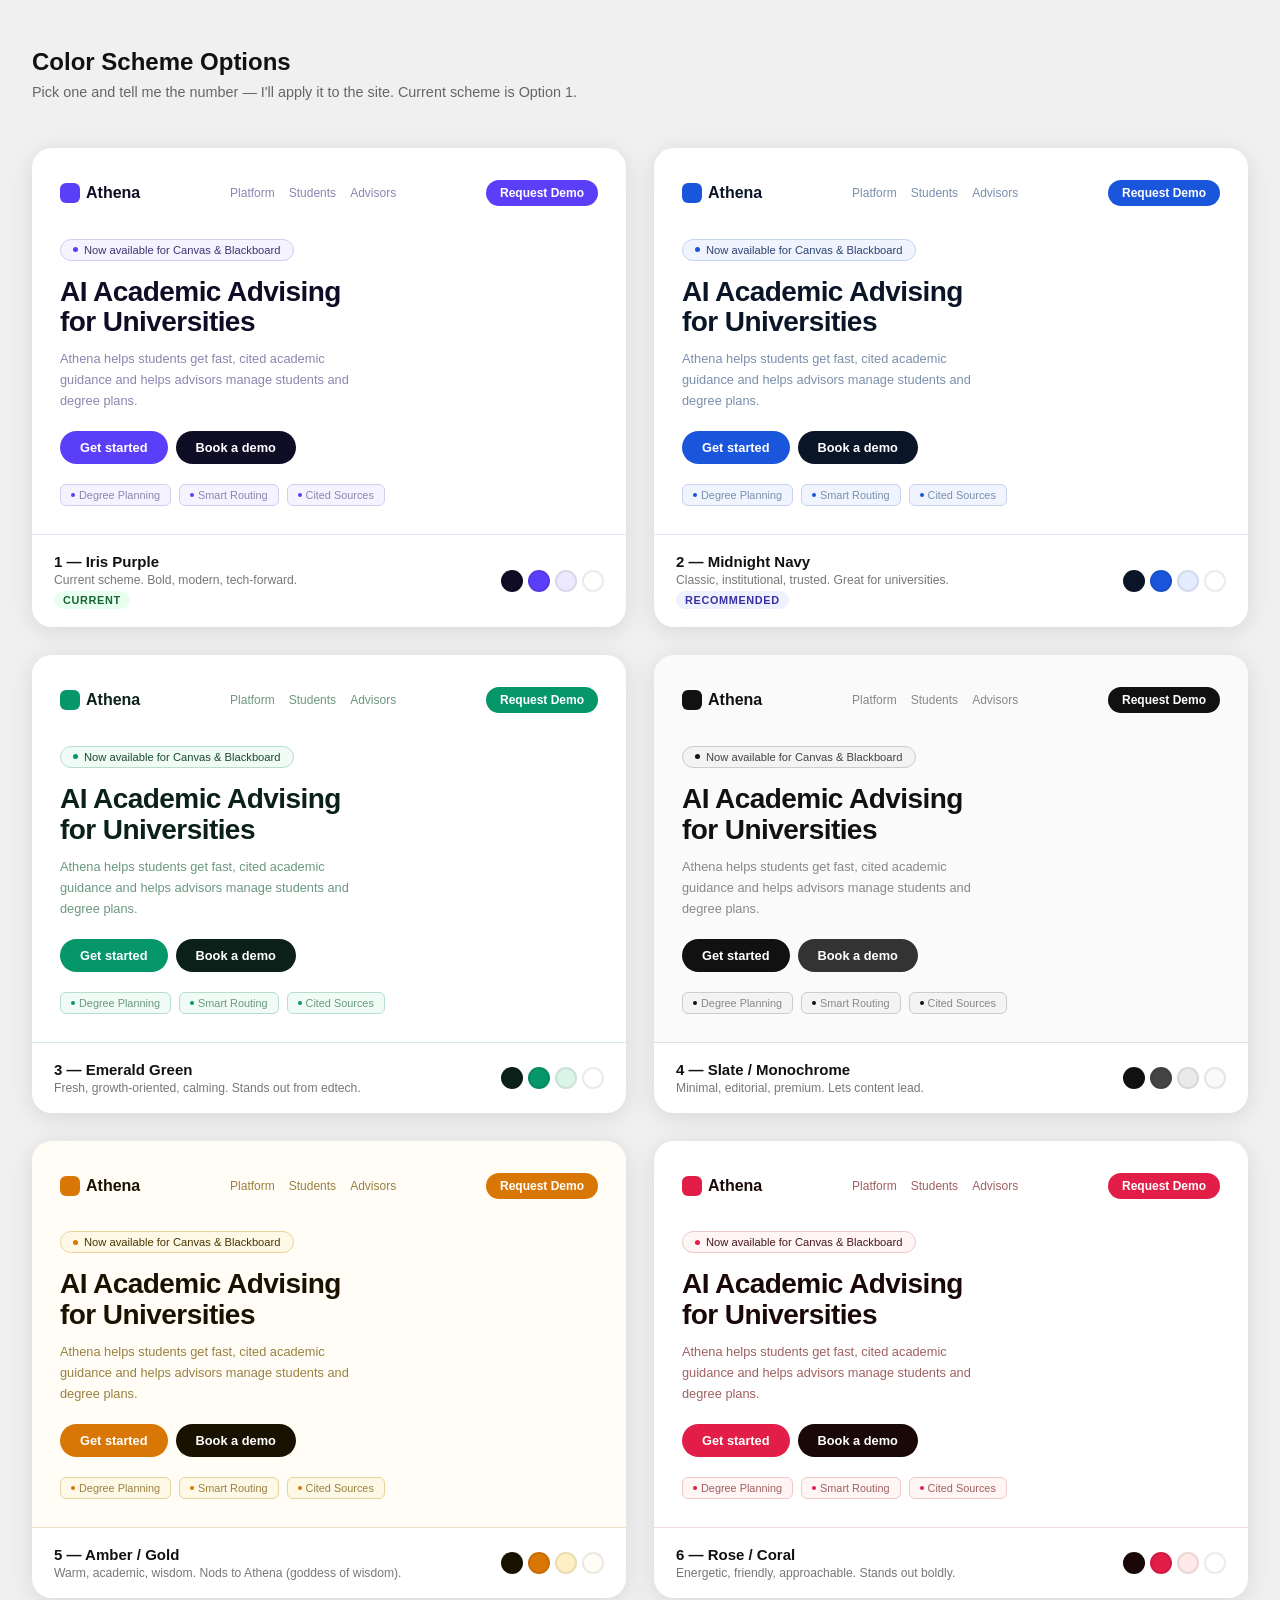
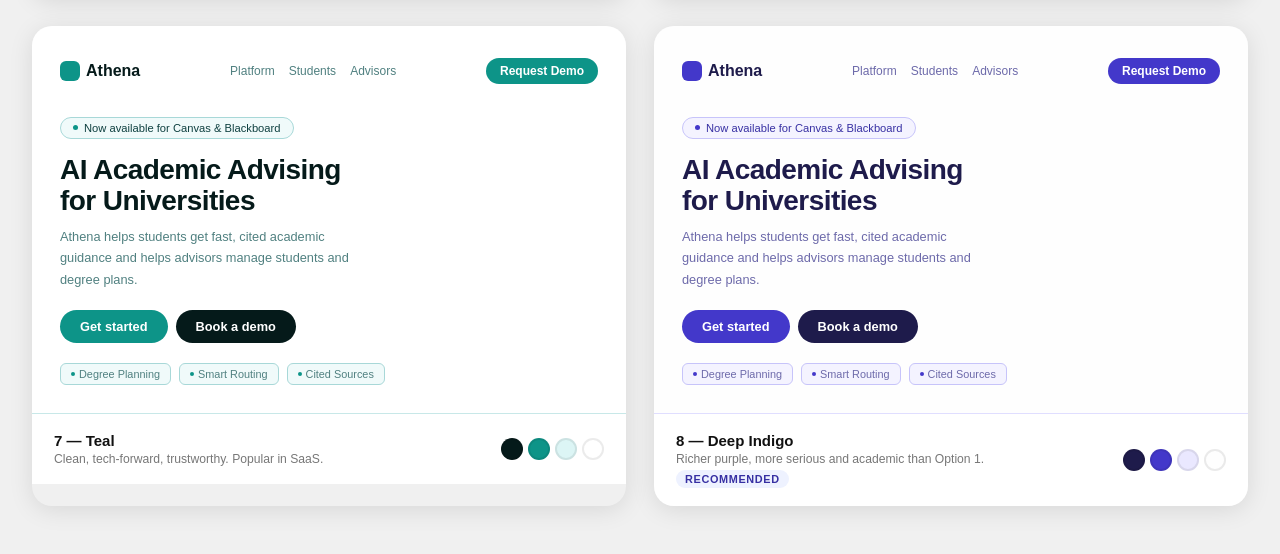
<file: color-options.html>
<!DOCTYPE html>
<html lang="en">
<head>
  <meta charset="UTF-8">
  <meta name="viewport" content="width=device-width, initial-scale=1.0">
  <title>Athena — Color Scheme Options</title>
  <link rel="preconnect" href="https://fonts.googleapis.com">
  <link rel="preconnect" href="https://fonts.gstatic.com" crossorigin>
  <link href="https://fonts.googleapis.com/css2?family=DM+Sans:wght@400;500;600;700&display=swap" rel="stylesheet">
  <style>
    *, *::before, *::after { box-sizing: border-box; margin: 0; padding: 0; }

    body {
      font-family: 'Plus Jakarta Sans', sans-serif;
      background: #F0F0F0;
      padding: 48px 32px;
      color: #111;
    }

    .page-title {
      font-family: 'Syne', sans-serif;
      font-size: 1.5rem;
      font-weight: 700;
      margin-bottom: 8px;
      color: #111;
    }
    .page-sub {
      font-size: 0.9rem;
      color: #666;
      margin-bottom: 48px;
    }
    .page-sub code {
      background: #e0e0e0;
      padding: 2px 6px;
      border-radius: 4px;
      font-size: 0.8rem;
    }

    .grid {
      display: grid;
      grid-template-columns: repeat(auto-fill, minmax(420px, 1fr));
      gap: 28px;
    }

    /* ── Each scheme card ── */
    .scheme {
      border-radius: 20px;
      overflow: hidden;
      box-shadow: 0 4px 24px rgba(0,0,0,0.1);
    }

    .scheme-preview {
      padding: 32px 28px 28px;
      background: var(--bg);
      border-bottom: 1px solid var(--border);
    }

    /* Mini nav */
    .mini-nav {
      display: flex;
      align-items: center;
      justify-content: space-between;
      margin-bottom: 32px;
    }
    .mini-logo {
      font-family: 'Syne', sans-serif;
      font-weight: 700;
      font-size: 1rem;
      color: var(--text);
      display: flex;
      align-items: center;
      gap: 6px;
    }
    .mini-logo-dot {
      width: 20px; height: 20px;
      border-radius: 6px;
      background: var(--accent);
    }
    .mini-nav-links {
      display: flex;
      gap: 14px;
      font-size: 0.75rem;
      color: var(--muted);
      font-weight: 500;
    }
    .mini-btn {
      padding: 6px 14px;
      border-radius: 100px;
      background: var(--accent);
      color: #fff;
      font-size: 0.75rem;
      font-weight: 600;
    }

    /* Mini hero */
    .mini-pill {
      display: inline-flex;
      align-items: center;
      gap: 6px;
      padding: 4px 12px;
      border-radius: 100px;
      border: 1px solid var(--border-2);
      background: var(--bg-soft);
      font-size: 0.7rem;
      font-weight: 500;
      color: var(--text-2);
      margin-bottom: 16px;
    }
    .mini-pill-dot {
      width: 5px; height: 5px;
      border-radius: 50%;
      background: var(--accent);
    }
    .mini-h1 {
      font-family: 'Syne', sans-serif;
      font-weight: 700;
      font-size: 1.75rem;
      letter-spacing: -0.02em;
      line-height: 1.1;
      color: var(--text);
      margin-bottom: 10px;
    }
    .mini-sub {
      font-size: 0.8rem;
      color: var(--muted);
      line-height: 1.65;
      margin-bottom: 20px;
      max-width: 320px;
    }
    .mini-btns {
      display: flex;
      gap: 8px;
    }
    .mini-btn-primary {
      padding: 9px 20px;
      border-radius: 100px;
      background: var(--accent);
      color: #fff;
      font-size: 0.8rem;
      font-weight: 600;
    }
    .mini-btn-dark {
      padding: 9px 20px;
      border-radius: 100px;
      background: var(--text);
      color: #fff;
      font-size: 0.8rem;
      font-weight: 600;
    }

    /* Mini feature strip */
    .mini-features {
      display: flex;
      gap: 8px;
      margin-top: 20px;
      flex-wrap: wrap;
    }
    .mini-chip {
      padding: 4px 10px;
      border-radius: 6px;
      border: 1px solid var(--border-2);
      background: var(--bg-soft);
      font-size: 0.68rem;
      color: var(--muted);
      display: flex;
      align-items: center;
      gap: 4px;
    }
    .mini-chip-dot {
      width: 4px; height: 4px;
      border-radius: 50%;
      background: var(--accent);
    }

    /* Info bar */
    .scheme-info {
      background: white;
      padding: 18px 22px;
      display: flex;
      align-items: center;
      justify-content: space-between;
    }
    .scheme-name {
      font-family: 'Syne', sans-serif;
      font-weight: 700;
      font-size: 0.9375rem;
      color: #111;
      margin-bottom: 3px;
    }
    .scheme-desc {
      font-size: 0.76rem;
      color: #777;
    }
    .scheme-swatches {
      display: flex;
      gap: 5px;
    }
    .swatch {
      width: 22px; height: 22px;
      border-radius: 100px;
      border: 2px solid rgba(0,0,0,0.08);
    }
    .scheme-tag {
      font-size: 0.68rem;
      font-weight: 600;
      letter-spacing: 0.06em;
      text-transform: uppercase;
      padding: 3px 9px;
      border-radius: 100px;
      margin-top: 4px;
      display: inline-block;
    }

    /* ════════════════════════════════════
       SCHEME 1 — Current (Iris Purple)
    ════════════════════════════════════ */
    .scheme-1 {
      --bg:       #FFFFFF;
      --bg-soft:  #F5F3FF;
      --bg-card:  #EDE9FF;
      --text:     #0F0D26;
      --text-2:   #3B3770;
      --muted:    #8A86B0;
      --accent:   #5B3FF8;
      --border:   #E6E1F5;
      --border-2: #D4CDF0;
    }

    /* ════════════════════════════════════
       SCHEME 2 — Midnight Navy
    ════════════════════════════════════ */
    .scheme-2 {
      --bg:       #FFFFFF;
      --bg-soft:  #F0F4FF;
      --bg-card:  #E4ECFF;
      --text:     #0A1628;
      --text-2:   #2C4270;
      --muted:    #7A8FAD;
      --accent:   #1A56DB;
      --border:   #DDE5F5;
      --border-2: #C5D3EE;
    }

    /* ════════════════════════════════════
       SCHEME 3 — Emerald
    ════════════════════════════════════ */
    .scheme-3 {
      --bg:       #FFFFFF;
      --bg-soft:  #F0FBF6;
      --bg-card:  #DCF5EA;
      --text:     #0A2018;
      --text-2:   #1A4A32;
      --muted:    #6B9880;
      --accent:   #059669;
      --border:   #D5EDE4;
      --border-2: #B8DDD0;
    }

    /* ════════════════════════════════════
       SCHEME 4 — Slate (Warm Gray)
    ════════════════════════════════════ */
    .scheme-4 {
      --bg:       #FAFAFA;
      --bg-soft:  #F3F3F3;
      --bg-card:  #EAEAEA;
      --text:     #111111;
      --text-2:   #444444;
      --muted:    #888888;
      --accent:   #111111;
      --border:   #E0E0E0;
      --border-2: #CCCCCC;
    }

    /* ════════════════════════════════════
       SCHEME 5 — Amber / Gold
    ════════════════════════════════════ */
    .scheme-5 {
      --bg:       #FFFDF5;
      --bg-soft:  #FEF9E7;
      --bg-card:  #FEF0C3;
      --text:     #1A1200;
      --text-2:   #4A3500;
      --muted:    #9A8040;
      --accent:   #D97706;
      --border:   #F0E4C0;
      --border-2: #E8D49A;
    }

    /* ════════════════════════════════════
       SCHEME 6 — Rose / Coral
    ════════════════════════════════════ */
    .scheme-6 {
      --bg:       #FFFFFF;
      --bg-soft:  #FFF5F5;
      --bg-card:  #FFE8E8;
      --text:     #1A0808;
      --text-2:   #4A1818;
      --muted:    #A06060;
      --accent:   #E11D48;
      --border:   #F5DADA;
      --border-2: #ECC8C8;
    }

    /* ════════════════════════════════════
       SCHEME 7 — Teal / Cyan
    ════════════════════════════════════ */
    .scheme-7 {
      --bg:       #FFFFFF;
      --bg-soft:  #F0FAFA;
      --bg-card:  #DCF5F5;
      --text:     #051A1A;
      --text-2:   #0F4040;
      --muted:    #508080;
      --accent:   #0D9488;
      --border:   #C8E8E8;
      --border-2: #A8D8D8;
    }

    /* ════════════════════════════════════
       SCHEME 8 — Indigo + Warm
    ════════════════════════════════════ */
    .scheme-8 {
      --bg:       #FEFEFE;
      --bg-soft:  #F4F3FF;
      --bg-card:  #EAE8FF;
      --text:     #1E1B4B;
      --text-2:   #3730A3;
      --muted:    #6D6AAA;
      --accent:   #4338CA;
      --border:   #E0DEFF;
      --border-2: #C7C4FA;
    }

    .current-tag {
      background: #E8FFF0;
      color: #166534;
    }
    .recommended-tag {
      background: #EEF2FF;
      color: #3730A3;
    }
  </style>
</head>
<body>

<div class="page-title">Color Scheme Options</div>
<p class="page-sub">Pick one and tell me the number — I'll apply it to the site. Current scheme is Option 1.</p>

<div class="grid">

  <!-- ── OPTION 1: Current Purple ── -->
  <div class="scheme scheme-1">
    <div class="scheme-preview">
      <div class="mini-nav">
        <div class="mini-logo"><div class="mini-logo-dot"></div>Athena</div>
        <div class="mini-nav-links"><span>Platform</span><span>Students</span><span>Advisors</span></div>
        <div class="mini-btn">Request Demo</div>
      </div>
      <div class="mini-pill"><span class="mini-pill-dot"></span>Now available for Canvas &amp; Blackboard</div>
      <div class="mini-h1">AI Academic Advising<br>for Universities</div>
      <div class="mini-sub">Athena helps students get fast, cited academic guidance and helps advisors manage students and degree plans.</div>
      <div class="mini-btns">
        <div class="mini-btn-primary">Get started</div>
        <div class="mini-btn-dark">Book a demo</div>
      </div>
      <div class="mini-features">
        <div class="mini-chip"><span class="mini-chip-dot"></span>Degree Planning</div>
        <div class="mini-chip"><span class="mini-chip-dot"></span>Smart Routing</div>
        <div class="mini-chip"><span class="mini-chip-dot"></span>Cited Sources</div>
      </div>
    </div>
    <div class="scheme-info">
      <div>
        <div class="scheme-name">1 — Iris Purple</div>
        <div class="scheme-desc">Current scheme. Bold, modern, tech-forward.</div>
        <span class="scheme-tag current-tag">Current</span>
      </div>
      <div class="scheme-swatches">
        <div class="swatch" style="background:#0F0D26"></div>
        <div class="swatch" style="background:#5B3FF8"></div>
        <div class="swatch" style="background:#EDE9FF"></div>
        <div class="swatch" style="background:#FFFFFF"></div>
      </div>
    </div>
  </div>

  <!-- ── OPTION 2: Midnight Navy ── -->
  <div class="scheme scheme-2">
    <div class="scheme-preview">
      <div class="mini-nav">
        <div class="mini-logo"><div class="mini-logo-dot"></div>Athena</div>
        <div class="mini-nav-links"><span>Platform</span><span>Students</span><span>Advisors</span></div>
        <div class="mini-btn">Request Demo</div>
      </div>
      <div class="mini-pill"><span class="mini-pill-dot"></span>Now available for Canvas &amp; Blackboard</div>
      <div class="mini-h1">AI Academic Advising<br>for Universities</div>
      <div class="mini-sub">Athena helps students get fast, cited academic guidance and helps advisors manage students and degree plans.</div>
      <div class="mini-btns">
        <div class="mini-btn-primary">Get started</div>
        <div class="mini-btn-dark">Book a demo</div>
      </div>
      <div class="mini-features">
        <div class="mini-chip"><span class="mini-chip-dot"></span>Degree Planning</div>
        <div class="mini-chip"><span class="mini-chip-dot"></span>Smart Routing</div>
        <div class="mini-chip"><span class="mini-chip-dot"></span>Cited Sources</div>
      </div>
    </div>
    <div class="scheme-info">
      <div>
        <div class="scheme-name">2 — Midnight Navy</div>
        <div class="scheme-desc">Classic, institutional, trusted. Great for universities.</div>
        <span class="scheme-tag recommended-tag">Recommended</span>
      </div>
      <div class="scheme-swatches">
        <div class="swatch" style="background:#0A1628"></div>
        <div class="swatch" style="background:#1A56DB"></div>
        <div class="swatch" style="background:#E4ECFF"></div>
        <div class="swatch" style="background:#FFFFFF"></div>
      </div>
    </div>
  </div>

  <!-- ── OPTION 3: Emerald ── -->
  <div class="scheme scheme-3">
    <div class="scheme-preview">
      <div class="mini-nav">
        <div class="mini-logo"><div class="mini-logo-dot"></div>Athena</div>
        <div class="mini-nav-links"><span>Platform</span><span>Students</span><span>Advisors</span></div>
        <div class="mini-btn">Request Demo</div>
      </div>
      <div class="mini-pill"><span class="mini-pill-dot"></span>Now available for Canvas &amp; Blackboard</div>
      <div class="mini-h1">AI Academic Advising<br>for Universities</div>
      <div class="mini-sub">Athena helps students get fast, cited academic guidance and helps advisors manage students and degree plans.</div>
      <div class="mini-btns">
        <div class="mini-btn-primary">Get started</div>
        <div class="mini-btn-dark">Book a demo</div>
      </div>
      <div class="mini-features">
        <div class="mini-chip"><span class="mini-chip-dot"></span>Degree Planning</div>
        <div class="mini-chip"><span class="mini-chip-dot"></span>Smart Routing</div>
        <div class="mini-chip"><span class="mini-chip-dot"></span>Cited Sources</div>
      </div>
    </div>
    <div class="scheme-info">
      <div>
        <div class="scheme-name">3 — Emerald Green</div>
        <div class="scheme-desc">Fresh, growth-oriented, calming. Stands out from edtech.</div>
      </div>
      <div class="scheme-swatches">
        <div class="swatch" style="background:#0A2018"></div>
        <div class="swatch" style="background:#059669"></div>
        <div class="swatch" style="background:#DCF5EA"></div>
        <div class="swatch" style="background:#FFFFFF"></div>
      </div>
    </div>
  </div>

  <!-- ── OPTION 4: Slate / Monochrome ── -->
  <div class="scheme scheme-4">
    <div class="scheme-preview">
      <div class="mini-nav">
        <div class="mini-logo"><div class="mini-logo-dot"></div>Athena</div>
        <div class="mini-nav-links"><span>Platform</span><span>Students</span><span>Advisors</span></div>
        <div class="mini-btn">Request Demo</div>
      </div>
      <div class="mini-pill"><span class="mini-pill-dot"></span>Now available for Canvas &amp; Blackboard</div>
      <div class="mini-h1">AI Academic Advising<br>for Universities</div>
      <div class="mini-sub">Athena helps students get fast, cited academic guidance and helps advisors manage students and degree plans.</div>
      <div class="mini-btns">
        <div class="mini-btn-primary">Get started</div>
        <div class="mini-btn-dark" style="background:#333">Book a demo</div>
      </div>
      <div class="mini-features">
        <div class="mini-chip"><span class="mini-chip-dot"></span>Degree Planning</div>
        <div class="mini-chip"><span class="mini-chip-dot"></span>Smart Routing</div>
        <div class="mini-chip"><span class="mini-chip-dot"></span>Cited Sources</div>
      </div>
    </div>
    <div class="scheme-info">
      <div>
        <div class="scheme-name">4 — Slate / Monochrome</div>
        <div class="scheme-desc">Minimal, editorial, premium. Lets content lead.</div>
      </div>
      <div class="scheme-swatches">
        <div class="swatch" style="background:#111111"></div>
        <div class="swatch" style="background:#444444"></div>
        <div class="swatch" style="background:#EAEAEA"></div>
        <div class="swatch" style="background:#FAFAFA"></div>
      </div>
    </div>
  </div>

  <!-- ── OPTION 5: Amber / Gold ── -->
  <div class="scheme scheme-5">
    <div class="scheme-preview">
      <div class="mini-nav">
        <div class="mini-logo"><div class="mini-logo-dot"></div>Athena</div>
        <div class="mini-nav-links"><span>Platform</span><span>Students</span><span>Advisors</span></div>
        <div class="mini-btn">Request Demo</div>
      </div>
      <div class="mini-pill"><span class="mini-pill-dot"></span>Now available for Canvas &amp; Blackboard</div>
      <div class="mini-h1">AI Academic Advising<br>for Universities</div>
      <div class="mini-sub">Athena helps students get fast, cited academic guidance and helps advisors manage students and degree plans.</div>
      <div class="mini-btns">
        <div class="mini-btn-primary">Get started</div>
        <div class="mini-btn-dark">Book a demo</div>
      </div>
      <div class="mini-features">
        <div class="mini-chip"><span class="mini-chip-dot"></span>Degree Planning</div>
        <div class="mini-chip"><span class="mini-chip-dot"></span>Smart Routing</div>
        <div class="mini-chip"><span class="mini-chip-dot"></span>Cited Sources</div>
      </div>
    </div>
    <div class="scheme-info">
      <div>
        <div class="scheme-name">5 — Amber / Gold</div>
        <div class="scheme-desc">Warm, academic, wisdom. Nods to Athena (goddess of wisdom).</div>
      </div>
      <div class="scheme-swatches">
        <div class="swatch" style="background:#1A1200"></div>
        <div class="swatch" style="background:#D97706"></div>
        <div class="swatch" style="background:#FEF0C3"></div>
        <div class="swatch" style="background:#FFFDF5"></div>
      </div>
    </div>
  </div>

  <!-- ── OPTION 6: Rose / Coral ── -->
  <div class="scheme scheme-6">
    <div class="scheme-preview">
      <div class="mini-nav">
        <div class="mini-logo"><div class="mini-logo-dot"></div>Athena</div>
        <div class="mini-nav-links"><span>Platform</span><span>Students</span><span>Advisors</span></div>
        <div class="mini-btn">Request Demo</div>
      </div>
      <div class="mini-pill"><span class="mini-pill-dot"></span>Now available for Canvas &amp; Blackboard</div>
      <div class="mini-h1">AI Academic Advising<br>for Universities</div>
      <div class="mini-sub">Athena helps students get fast, cited academic guidance and helps advisors manage students and degree plans.</div>
      <div class="mini-btns">
        <div class="mini-btn-primary">Get started</div>
        <div class="mini-btn-dark">Book a demo</div>
      </div>
      <div class="mini-features">
        <div class="mini-chip"><span class="mini-chip-dot"></span>Degree Planning</div>
        <div class="mini-chip"><span class="mini-chip-dot"></span>Smart Routing</div>
        <div class="mini-chip"><span class="mini-chip-dot"></span>Cited Sources</div>
      </div>
    </div>
    <div class="scheme-info">
      <div>
        <div class="scheme-name">6 — Rose / Coral</div>
        <div class="scheme-desc">Energetic, friendly, approachable. Stands out boldly.</div>
      </div>
      <div class="scheme-swatches">
        <div class="swatch" style="background:#1A0808"></div>
        <div class="swatch" style="background:#E11D48"></div>
        <div class="swatch" style="background:#FFE8E8"></div>
        <div class="swatch" style="background:#FFFFFF"></div>
      </div>
    </div>
  </div>

  <!-- ── OPTION 7: Teal ── -->
  <div class="scheme scheme-7">
    <div class="scheme-preview">
      <div class="mini-nav">
        <div class="mini-logo"><div class="mini-logo-dot"></div>Athena</div>
        <div class="mini-nav-links"><span>Platform</span><span>Students</span><span>Advisors</span></div>
        <div class="mini-btn">Request Demo</div>
      </div>
      <div class="mini-pill"><span class="mini-pill-dot"></span>Now available for Canvas &amp; Blackboard</div>
      <div class="mini-h1">AI Academic Advising<br>for Universities</div>
      <div class="mini-sub">Athena helps students get fast, cited academic guidance and helps advisors manage students and degree plans.</div>
      <div class="mini-btns">
        <div class="mini-btn-primary">Get started</div>
        <div class="mini-btn-dark">Book a demo</div>
      </div>
      <div class="mini-features">
        <div class="mini-chip"><span class="mini-chip-dot"></span>Degree Planning</div>
        <div class="mini-chip"><span class="mini-chip-dot"></span>Smart Routing</div>
        <div class="mini-chip"><span class="mini-chip-dot"></span>Cited Sources</div>
      </div>
    </div>
    <div class="scheme-info">
      <div>
        <div class="scheme-name">7 — Teal</div>
        <div class="scheme-desc">Clean, tech-forward, trustworthy. Popular in SaaS.</div>
      </div>
      <div class="scheme-swatches">
        <div class="swatch" style="background:#051A1A"></div>
        <div class="swatch" style="background:#0D9488"></div>
        <div class="swatch" style="background:#DCF5F5"></div>
        <div class="swatch" style="background:#FFFFFF"></div>
      </div>
    </div>
  </div>

  <!-- ── OPTION 8: Deep Indigo ── -->
  <div class="scheme scheme-8">
    <div class="scheme-preview">
      <div class="mini-nav">
        <div class="mini-logo"><div class="mini-logo-dot"></div>Athena</div>
        <div class="mini-nav-links"><span>Platform</span><span>Students</span><span>Advisors</span></div>
        <div class="mini-btn">Request Demo</div>
      </div>
      <div class="mini-pill"><span class="mini-pill-dot"></span>Now available for Canvas &amp; Blackboard</div>
      <div class="mini-h1">AI Academic Advising<br>for Universities</div>
      <div class="mini-sub">Athena helps students get fast, cited academic guidance and helps advisors manage students and degree plans.</div>
      <div class="mini-btns">
        <div class="mini-btn-primary">Get started</div>
        <div class="mini-btn-dark">Book a demo</div>
      </div>
      <div class="mini-features">
        <div class="mini-chip"><span class="mini-chip-dot"></span>Degree Planning</div>
        <div class="mini-chip"><span class="mini-chip-dot"></span>Smart Routing</div>
        <div class="mini-chip"><span class="mini-chip-dot"></span>Cited Sources</div>
      </div>
    </div>
    <div class="scheme-info">
      <div>
        <div class="scheme-name">8 — Deep Indigo</div>
        <div class="scheme-desc">Richer purple, more serious and academic than Option 1.</div>
        <span class="scheme-tag recommended-tag">Recommended</span>
      </div>
      <div class="scheme-swatches">
        <div class="swatch" style="background:#1E1B4B"></div>
        <div class="swatch" style="background:#4338CA"></div>
        <div class="swatch" style="background:#EAE8FF"></div>
        <div class="swatch" style="background:#FEFEFE"></div>
      </div>
    </div>
  </div>

</div><!-- /grid -->

</body>
</html>
</file>
<file: css/styles.css>
/* ============================================================
   Athena — Main Stylesheet
   ============================================================ */

/* ── Reset & Base ─────────────────────────────────────────── */
*, *::before, *::after {
  box-sizing: border-box;
  margin: 0;
  padding: 0;
}

:root {
  --bg:        #FFFFFF;
  --bg-soft:   #F3F0FF;
  --bg-card:   #E8E3FF;
  --text:      #0D0B22;
  --text-2:    #261C68;
  --muted:     #6B60A8;
  --accent:    #6638F0;
  --accent-d:  #5228D8;
  --accent-gradient: linear-gradient(90deg, #5C35E8, #9060F8);
  --border:    #D4CDF8;
  --border-2:  #BEB5F8;
}

html {
  scroll-behavior: smooth;
}

body {
  font-family: 'DM Sans', sans-serif;
  background: var(--bg);
  color: var(--text);
  line-height: 1.65;
  -webkit-font-smoothing: antialiased;
  -moz-osx-font-smoothing: grayscale;
}

/* ── Navigation ───────────────────────────────────────────── */
nav {
  position: sticky;
  top: 0;
  z-index: 100;
  height: 66px;
  display: flex;
  align-items: center;
  justify-content: space-between;
  padding: 0 clamp(20px, 5vw, 56px);
  background: rgba(255, 255, 255, 0.96);
  backdrop-filter: blur(18px);
  -webkit-backdrop-filter: blur(18px);
  border-bottom: none;
  box-shadow: none;
}

.logo {
  display: flex;
  align-items: center;
  gap: 9px;
  text-decoration: none;
  flex-shrink: 0;
  overflow: visible;
}

.logo svg {
  overflow: visible;
}

.logo img {
  mix-blend-mode: multiply;
}

.logo-text {
  font-family: 'DM Sans', sans-serif;
  font-weight: 700;
  font-size: 1.15rem;
  color: var(--text);
  letter-spacing: -0.01em;
}

.nav-links {
  display: flex;
  align-items: center;
  gap: 2px;
}

.nav-links a {
  font-size: 0.875rem;
  font-weight: 500;
  color: var(--text-2);
  text-decoration: none;
  padding: 6px 13px;
  border-radius: 8px;
  transition: color 0.15s, background 0.15s;
}

.nav-links a:hover {
  color: var(--text);
  background: var(--bg-soft);
}

.btn-nav {
  display: inline-flex;
  align-items: center;
  padding: 9px 22px;
  border-radius: 100px;
  background: var(--accent);
  color: #fff;
  font-size: 0.875rem;
  font-weight: 600;
  text-decoration: none;
  transition: background 0.15s, transform 0.15s;
  white-space: nowrap;
  flex-shrink: 0;
}

.btn-nav:hover {
  background: var(--accent-d);
  transform: translateY(-1px);
}

.nav-toggle {
  display: none;
  background: none;
  border: none;
  color: var(--text-2);
  cursor: pointer;
  padding: 4px;
}

/* ── Hero ─────────────────────────────────────────────────── */
.hero {
  padding: 88px clamp(20px, 5vw, 56px) 0;
  text-align: center;
  overflow: visible;
}

.announce-pill {
  display: inline-flex;
  align-items: center;
  gap: 8px;
  padding: 7px 18px;
  border-radius: 100px;
  border: 1px solid var(--border-2);
  background: var(--bg-soft);
  font-size: 0.8375rem;
  font-weight: 500;
  color: var(--text-2);
  margin-bottom: 32px;
}

.announce-pill .pill-icon {
  font-size: 0.9rem;
}

.announce-pill a {
  color: var(--accent);
  text-decoration: none;
  font-weight: 600;
}

.announce-pill a:hover {
  text-decoration: underline;
}

h1 {
  font-family: 'DM Sans', sans-serif;
  font-weight: 700;
  font-size: clamp(2.6rem, 5.5vw, 4.5rem);
  letter-spacing: -0.02em;
  line-height: 1.3;
  color: var(--text);
  max-width: 820px;
  margin: 0 auto 22px;
}

.hero-sub {
  font-size: 1.0625rem;
  color: var(--muted);
  max-width: 540px;
  margin: 0 auto 40px;
  line-height: 1.72;
}

.hero-btns {
  display: flex;
  align-items: center;
  justify-content: center;
  gap: 12px;
  flex-wrap: wrap;
  margin-bottom: 80px;
}

.btn-hero-primary {
  display: inline-flex;
  align-items: center;
  gap: 7px;
  padding: 14px 30px;
  border-radius: 100px;
  background: var(--accent);
  color: #fff;
  font-size: 1rem;
  font-weight: 600;
  text-decoration: none;
  transition: background 0.15s, transform 0.15s, box-shadow 0.15s;
}

.btn-hero-primary:hover {
  background: var(--accent-d);
  transform: translateY(-2px);
  box-shadow: 0 8px 24px rgba(102, 56, 240, 0.3);
}

.btn-hero-dark {
  display: inline-flex;
  align-items: center;
  gap: 7px;
  padding: 14px 30px;
  border-radius: 100px;
  background: var(--text);
  color: #fff;
  font-size: 1rem;
  font-weight: 600;
  text-decoration: none;
  transition: background 0.15s, transform 0.15s;
}

.btn-hero-dark:hover {
  background: #1e1b3d;
  transform: translateY(-2px);
}

/* ── Hero Product Card ────────────────────────────────────── */
.hero-card-wrap {
  max-width: 1060px;
  margin: 0 auto;
  background: var(--bg-card);
  border-radius: 24px 24px 0 0;
  overflow: hidden;
  border: 1px solid var(--border-2);
  border-bottom: none;
  box-shadow: 0 -4px 40px rgba(102, 56, 240, 0.08), 0 0 0 1px rgba(102, 56, 240, 0.06);
}

.hero-card-topbar {
  display: flex;
  align-items: center;
  gap: 8px;
  padding: 14px 20px;
  border-bottom: 1px solid rgba(102, 56, 240, 0.12);
  background: rgba(255, 255, 255, 0.6);
}

.hc-dot {
  width: 10px;
  height: 10px;
  border-radius: 50%;
}
.hc-dot:nth-child(1) { background: #FF5F57; }
.hc-dot:nth-child(2) { background: #FEBC2E; }
.hc-dot:nth-child(3) { background: #28C840; }

.hero-card-topbar-title {
  font-size: 0.8rem;
  color: var(--muted);
  font-weight: 500;
  flex: 1;
  text-align: center;
}

.hero-card-body {
  display: flex;
  flex-direction: column;
}

/* Sidebar */
.hc-sidebar {
  background: rgba(255, 255, 255, 0.65);
  border-radius: 12px;
  padding: 18px;
  display: flex;
  flex-direction: column;
  gap: 6px;
}

.hc-sidebar-title {
  font-family: 'DM Sans', sans-serif;
  font-weight: 700;
  font-size: 0.75rem;
  letter-spacing: 0.06em;
  text-transform: uppercase;
  color: var(--accent);
  margin-bottom: 8px;
}

.hc-nav-item {
  display: flex;
  align-items: center;
  gap: 9px;
  padding: 8px 10px;
  border-radius: 8px;
  font-size: 0.8125rem;
  font-weight: 500;
  color: var(--text-2);
  cursor: default;
}

.hc-nav-item.active {
  background: var(--accent);
  color: white;
}

.hc-nav-item svg {
  flex-shrink: 0;
  opacity: 0.7;
}

.hc-nav-item.active svg {
  opacity: 1;
}

/* Main chat area */
.hc-main {
  background: rgba(255, 255, 255, 0.75);
  border-radius: 12px;
  padding: 20px;
}

.hc-chat-header {
  display: flex;
  align-items: center;
  justify-content: space-between;
  margin-bottom: 16px;
  padding-bottom: 14px;
  border-bottom: 1px solid var(--border);
}

.hc-chat-title {
  font-family: 'DM Sans', sans-serif;
  font-weight: 700;
  font-size: 0.9375rem;
  color: var(--text);
}

.hc-chat-badge {
  padding: 4px 10px;
  border-radius: 100px;
  background: rgba(102, 56, 240, 0.08);
  border: 1px solid rgba(102, 56, 240, 0.15);
  font-size: 0.7rem;
  font-weight: 600;
  color: var(--accent);
  letter-spacing: 0.04em;
}

.hc-messages {
  display: flex;
  flex-direction: column;
  gap: 10px;
}

.hc-msg {
  padding: 9px 13px;
  border-radius: 10px;
  font-size: 0.8rem;
  line-height: 1.5;
  max-width: 86%;
}

.hc-msg-user {
  align-self: flex-end;
  background: var(--accent);
  color: white;
  border-bottom-right-radius: 2px;
}

.hc-msg-ai {
  align-self: flex-start;
  background: var(--bg-soft);
  border: 1px solid var(--border);
  color: var(--text-2);
  border-bottom-left-radius: 2px;
}

.hc-msg-ai strong {
  color: var(--accent);
}

.hc-chip {
  align-self: flex-start;
  display: inline-flex;
  align-items: center;
  gap: 5px;
  padding: 3px 9px;
  border-radius: 100px;
  background: rgba(102, 56, 240, 0.07);
  border: 1px solid rgba(102, 56, 240, 0.15);
  font-size: 0.68rem;
  color: var(--accent);
  font-weight: 600;
}

.hc-input {
  display: flex;
  align-items: center;
  gap: 8px;
  margin-top: 14px;
  padding: 9px 12px;
  border-radius: 100px;
  border: 1px solid var(--border-2);
  background: white;
  font-size: 0.8rem;
  color: var(--muted);
}

.hc-send {
  margin-left: auto;
  width: 26px;
  height: 26px;
  border-radius: 100px;
  background: var(--accent);
  display: flex;
  align-items: center;
  justify-content: center;
  flex-shrink: 0;
}

/* ── Hero Card — App-style layout ────────────────────────── */
.hc-app-nav {
  display: flex;
  align-items: center;
  justify-content: space-between;
  padding: 12px 20px;
  border-bottom: 1px solid var(--border);
  background: rgba(255,255,255,0.6);
}

.hc-app-nav-links {
  display: flex;
  align-items: center;
  gap: 20px;
  font-size: 0.8rem;
  font-weight: 500;
  color: var(--text-2);
}

.hc-app-nav-links span {
  display: flex;
  align-items: center;
  gap: 5px;
  cursor: default;
}

.hc-app-new-chat {
  color: var(--text-2);
}

.hc-app-user {
  display: flex;
  align-items: center;
  gap: 10px;
  font-size: 0.8rem;
}

.hc-app-username {
  font-weight: 600;
  color: var(--text);
}

.hc-app-dept {
  color: var(--muted);
  font-weight: 500;
}

.hc-app-logout {
  color: var(--muted);
  cursor: default;
  display: flex;
  align-items: center;
  gap: 4px;
}

.hc-centered-body {
  display: flex;
  flex-direction: column;
  align-items: center;
  justify-content: center;
  padding: 52px 32px 44px;
  gap: 28px;
}

.hc-centered-greeting {
  font-family: 'DM Sans', sans-serif;
  font-weight: 700;
  font-size: 1.75rem;
  color: var(--text);
  letter-spacing: -0.02em;
}

.hc-centered-input {
  display: flex;
  align-items: center;
  gap: 10px;
  width: 100%;
  max-width: 560px;
  padding: 13px 14px 13px 20px;
  border-radius: 100px;
  border: 1px solid var(--border-2);
  background: white;
  box-shadow: 0 2px 12px rgba(0,0,0,0.06);
}

.hc-centered-placeholder {
  flex: 1;
  font-size: 0.85rem;
  color: var(--muted);
}

/* ── Feature Sections ─────────────────────────────────────── */
.feat-section {
  padding: 120px clamp(20px, 5vw, 80px);
}


.feat-inner {
  max-width: 1120px;
  margin: 0 auto;
  display: grid;
  grid-template-columns: 1fr 1.1fr;
  gap: 96px;
  align-items: center;
}

.feat-inner.reverse {
  direction: rtl;
}

.feat-inner.reverse > * {
  direction: ltr;
}

.feat-label {
  display: inline-flex;
  align-items: center;
  gap: 7px;
  font-size: 0.94rem;
  font-weight: 700;
  letter-spacing: 0.1em;
  text-transform: uppercase;
  color: var(--accent);
  margin-bottom: 14px;
}

.feat-label-bar {
  display: inline-block;
  width: 16px;
  height: 2px;
  border-radius: 1px;
  background: var(--accent);
}

.feat-h2 {
  font-family: 'DM Sans', sans-serif;
  font-weight: 800;
  font-size: clamp(1.8rem, 3vw, 2.5rem);
  letter-spacing: -0.03em;
  line-height: 1.12;
  color: var(--text);
  margin-bottom: 14px;
}

.feat-desc {
  font-size: 1rem;
  color: var(--muted);
  line-height: 1.76;
  margin-bottom: 32px;
}

.feat-list {
  list-style: none;
  display: flex;
  flex-direction: column;
  gap: 11px;
}

.feat-list li {
  display: flex;
  align-items: flex-start;
  gap: 10px;
  font-size: 0.9rem;
  color: var(--text-2);
  line-height: 1.55;
}

.feat-check {
  width: 20px;
  height: 20px;
  border-radius: 100px;
  background: rgba(102, 56, 240, 0.1);
  display: flex;
  align-items: center;
  justify-content: center;
  flex-shrink: 0;
  margin-top: 1px;
}

.feat-check svg {
  color: var(--accent);
}

/* ── Stacked Section (LMS) ───────────────────────────────── */
.feat-stacked {
  max-width: 1120px;
  margin: 0 auto;
  display: flex;
  flex-direction: column;
  align-items: center;
  gap: 56px;
}

.feat-stacked-header {
  width: 100%;
  display: flex;
  flex-direction: column;
  align-items: center;
}

.feat-list-grid {
  display: grid;
  grid-template-columns: repeat(3, 1fr);
  gap: 12px 48px;
  margin-top: 32px;
  width: 100%;
  max-width: 760px;
}

.feat-stacked .browser-outer {
  width: 100%;
}

@media (max-width: 700px) {
  .feat-list-grid {
    grid-template-columns: 1fr 1fr;
  }
}

/* ── Statement Bar ────────────────────────────────────────── */
.statement-bar {
  background: var(--accent-gradient);
  padding: 72px clamp(20px, 5vw, 56px);
  text-align: center;
}

.statement-bar-inner {
  max-width: 860px;
  margin: 0 auto;
}

.statement-bar-eyebrow {
  font-size: 0.9rem;
  color: rgba(255, 255, 255, 0.65);
  margin-bottom: 20px;
}

.statement-bar-quote {
  font-family: 'DM Sans', sans-serif;
  font-weight: 700;
  font-size: clamp(1.75rem, 3.5vw, 2.75rem);
  line-height: 1.25;
  color: white;
  letter-spacing: -0.02em;
}

.statement-bar-quote em {
  font-style: italic;
  font-weight: 400;
  opacity: 0.85;
}

/* ── Browser Frame ────────────────────────────────────────── */
.browser-outer {
  background: #ECEEF0;
  border-radius: 22px;
  padding: 20px 20px 0;
  box-shadow:
    0 16px 64px rgba(0,0,0,0.08),
    0 2px 8px rgba(0,0,0,0.04),
    0 0 70px 12px rgba(190, 160, 255, 0.45);
}

.browser-window {
  background: white;
  border-radius: 10px 10px 0 0;
  overflow: hidden;
  border: 1px solid rgba(0,0,0,0.07);
  border-bottom: none;
}

.browser-tabbar {
  background: #E2E4E8;
  padding: 8px 10px 0;
  display: flex;
  align-items: flex-end;
}

.browser-dots {
  display: flex;
  align-items: center;
  gap: 5px;
  padding: 4px 8px 10px;
  flex-shrink: 0;
}

.browser-dots span {
  width: 9px;
  height: 9px;
  border-radius: 50%;
  display: block;
}

.browser-tab-active {
  display: flex;
  align-items: center;
  gap: 6px;
  background: white;
  border-radius: 8px 8px 0 0;
  padding: 6px 12px;
  font-size: 0.7rem;
  font-weight: 500;
  color: #2A2560;
}

.browser-urlrow {
  background: white;
  padding: 7px 14px;
  display: flex;
  align-items: center;
  gap: 10px;
  border-bottom: 1px solid #EBEBEB;
}

.browser-nav-btns {
  display: flex;
  align-items: center;
  gap: 7px;
}

.browser-urlbar {
  flex: 1;
  display: flex;
  align-items: center;
  gap: 6px;
  background: #F2F3F5;
  border-radius: 100px;
  padding: 4px 10px 4px 8px;
  font-size: 0.7rem;
  color: #444;
}

.browser-url-text {
  flex: 1;
}

.browser-g-icon {
  font-family: Arial, sans-serif;
  font-weight: 700;
  font-size: 0.75rem;
  color: #4285F4;
  line-height: 1;
}

.browser-right-icons {
  display: flex;
  align-items: center;
  gap: 8px;
}

/* ── GIF Placeholders ─────────────────────────────────────── */
.gif-placeholder {
  background: var(--bg-card);
  border-radius: 20px;
  border: 2px dashed var(--border-2);
  aspect-ratio: 4 / 3;
  display: flex;
  flex-direction: column;
  align-items: center;
  justify-content: center;
  gap: 10px;
  color: var(--muted);
  transition: border-color 0.2s, background 0.2s;
  position: relative;
  overflow: hidden;
}

.gif-placeholder:hover {
  border-color: rgba(102, 56, 240, 0.35);
  background: #E8E2FF;
}

/* To insert a GIF: replace the .gif-placeholder div with:
   <img src="assets/gifs/your-file.gif" alt="..." class="feat-gif"> */
.feat-gif {
  width: 100%;
  border-radius: 20px;
  display: block;
}

.gif-placeholder-icon {
  width: 52px;
  height: 52px;
  border-radius: 14px;
  background: rgba(102, 56, 240, 0.1);
  border: 1.5px solid rgba(102, 56, 240, 0.18);
  display: flex;
  align-items: center;
  justify-content: center;
  color: var(--accent);
}

.gif-placeholder-label {
  font-size: 0.8125rem;
  font-weight: 600;
  color: var(--muted);
  letter-spacing: 0.02em;
}

.gif-placeholder-sub {
  font-size: 0.74rem;
  color: #BDB8D8;
}

.gif-placeholder::after {
  content: 'Drop GIF here';
  position: absolute;
  bottom: 14px;
  left: 50%;
  transform: translateX(-50%);
  font-size: 0.7rem;
  font-weight: 600;
  letter-spacing: 0.08em;
  text-transform: uppercase;
  color: #C9C4E5;
  white-space: nowrap;
}

/* ── LMS Marquee ──────────────────────────────────────────── */
.lms-marquee {
  width: 100%;
  padding: 8px 0;
}

.lms-marquee-label {
  text-align: center;
  color: var(--muted);
  font-size: 0.875rem;
  font-weight: 500;
  margin-bottom: 28px;
}

.lms-marquee-track {
  overflow: hidden;
  width: 100%;
  -webkit-mask-image: linear-gradient(to right, transparent 0%, black 18%, black 82%, transparent 100%);
  mask-image: linear-gradient(to right, transparent 0%, black 18%, black 82%, transparent 100%);
}

.lms-marquee-inner {
  display: flex;
  align-items: center;
  width: max-content;
  animation: lms-scroll 22s linear infinite;
}

.lms-logo {
  height: 40px;
  width: auto;
  object-fit: contain;
  flex-shrink: 0;
  margin-right: 72px;
}

.lms-marquee-track:hover .lms-marquee-inner {
  animation-play-state: paused;
}

@keyframes lms-scroll {
  from { transform: translateX(0); }
  to   { transform: translateX(-50%); }
}

/* ── Footer CTA ───────────────────────────────────────────── */
.footer-cta {
  background: var(--text);
  padding: 96px clamp(20px, 5vw, 56px);
  text-align: center;
}

.footer-cta-inner {
  max-width: 560px;
  margin: 0 auto;
}

.footer-cta h2 {
  font-family: 'DM Sans', sans-serif;
  font-weight: 800;
  font-size: clamp(2rem, 3.8vw, 3rem);
  letter-spacing: -0.03em;
  line-height: 1.1;
  color: white;
  margin-bottom: 16px;
}

.footer-cta p {
  font-size: 1.0125rem;
  color: rgba(255, 255, 255, 0.55);
  margin-bottom: 36px;
  line-height: 1.72;
}

.btn-cta-white {
  display: inline-flex;
  align-items: center;
  gap: 8px;
  padding: 15px 34px;
  border-radius: 100px;
  background: white;
  color: var(--text);
  font-size: 1rem;
  font-weight: 700;
  text-decoration: none;
  transition: transform 0.15s, box-shadow 0.15s;
}

.btn-cta-white:hover {
  transform: translateY(-2px);
  box-shadow: 0 8px 32px rgba(0, 0, 0, 0.2);
}

/* ── Footer Bar ───────────────────────────────────────────── */
footer {
  background: var(--text);
  border-top: 1px solid rgba(255, 255, 255, 0.06);
  padding: 22px clamp(20px, 5vw, 56px);
  display: flex;
  align-items: center;
  justify-content: space-between;
}

.footer-logo {
  font-family: 'DM Sans', sans-serif;
  font-weight: 700;
  font-size: 0.9rem;
  color: rgba(255, 255, 255, 0.45);
}

.footer-copy {
  font-size: 0.78rem;
  color: rgba(255, 255, 255, 0.25);
}

/* ── Scroll Animations ────────────────────────────────────── */
@keyframes fadeUp {
  from {
    opacity: 0;
    transform: translateY(16px);
  }
  to {
    opacity: 1;
    transform: translateY(0);
  }
}

.anim {
  opacity: 0;
}

.anim.on {
  animation: fadeUp 0.6s cubic-bezier(0.16, 1, 0.3, 1) forwards;
}

.d1 { animation-delay: 0.06s; }
.d2 { animation-delay: 0.13s; }
.d3 { animation-delay: 0.20s; }
.d4 { animation-delay: 0.27s; }
.d5 { animation-delay: 0.34s; }

/* ── Responsive ───────────────────────────────────────────── */
@media (max-width: 900px) {
  .feat-inner {
    grid-template-columns: 1fr;
    gap: 40px;
  }

  .feat-inner.reverse {
    direction: ltr;
  }

  .hero-card-body {
    grid-template-columns: 1fr;
  }

  .hc-sidebar {
    display: none;
  }
}

@media (max-width: 640px) {
  .nav-links {
    display: none;
  }

  .nav-links.nav-open {
    display: flex;
    flex-direction: column;
    align-items: flex-start;
    position: absolute;
    top: 66px;
    left: 0;
    right: 0;
    background: rgba(255, 255, 255, 0.98);
    border-bottom: 1px solid var(--border);
    padding: 10px 16px;
    gap: 2px;
    z-index: 200;
    backdrop-filter: blur(18px);
    -webkit-backdrop-filter: blur(18px);
  }

  .nav-toggle {
    display: block;
  }

  footer {
    flex-direction: column;
    gap: 7px;
    text-align: center;
  }

  .hero-card-wrap {
    border-radius: 16px 16px 0 0;
  }
}
</file>
